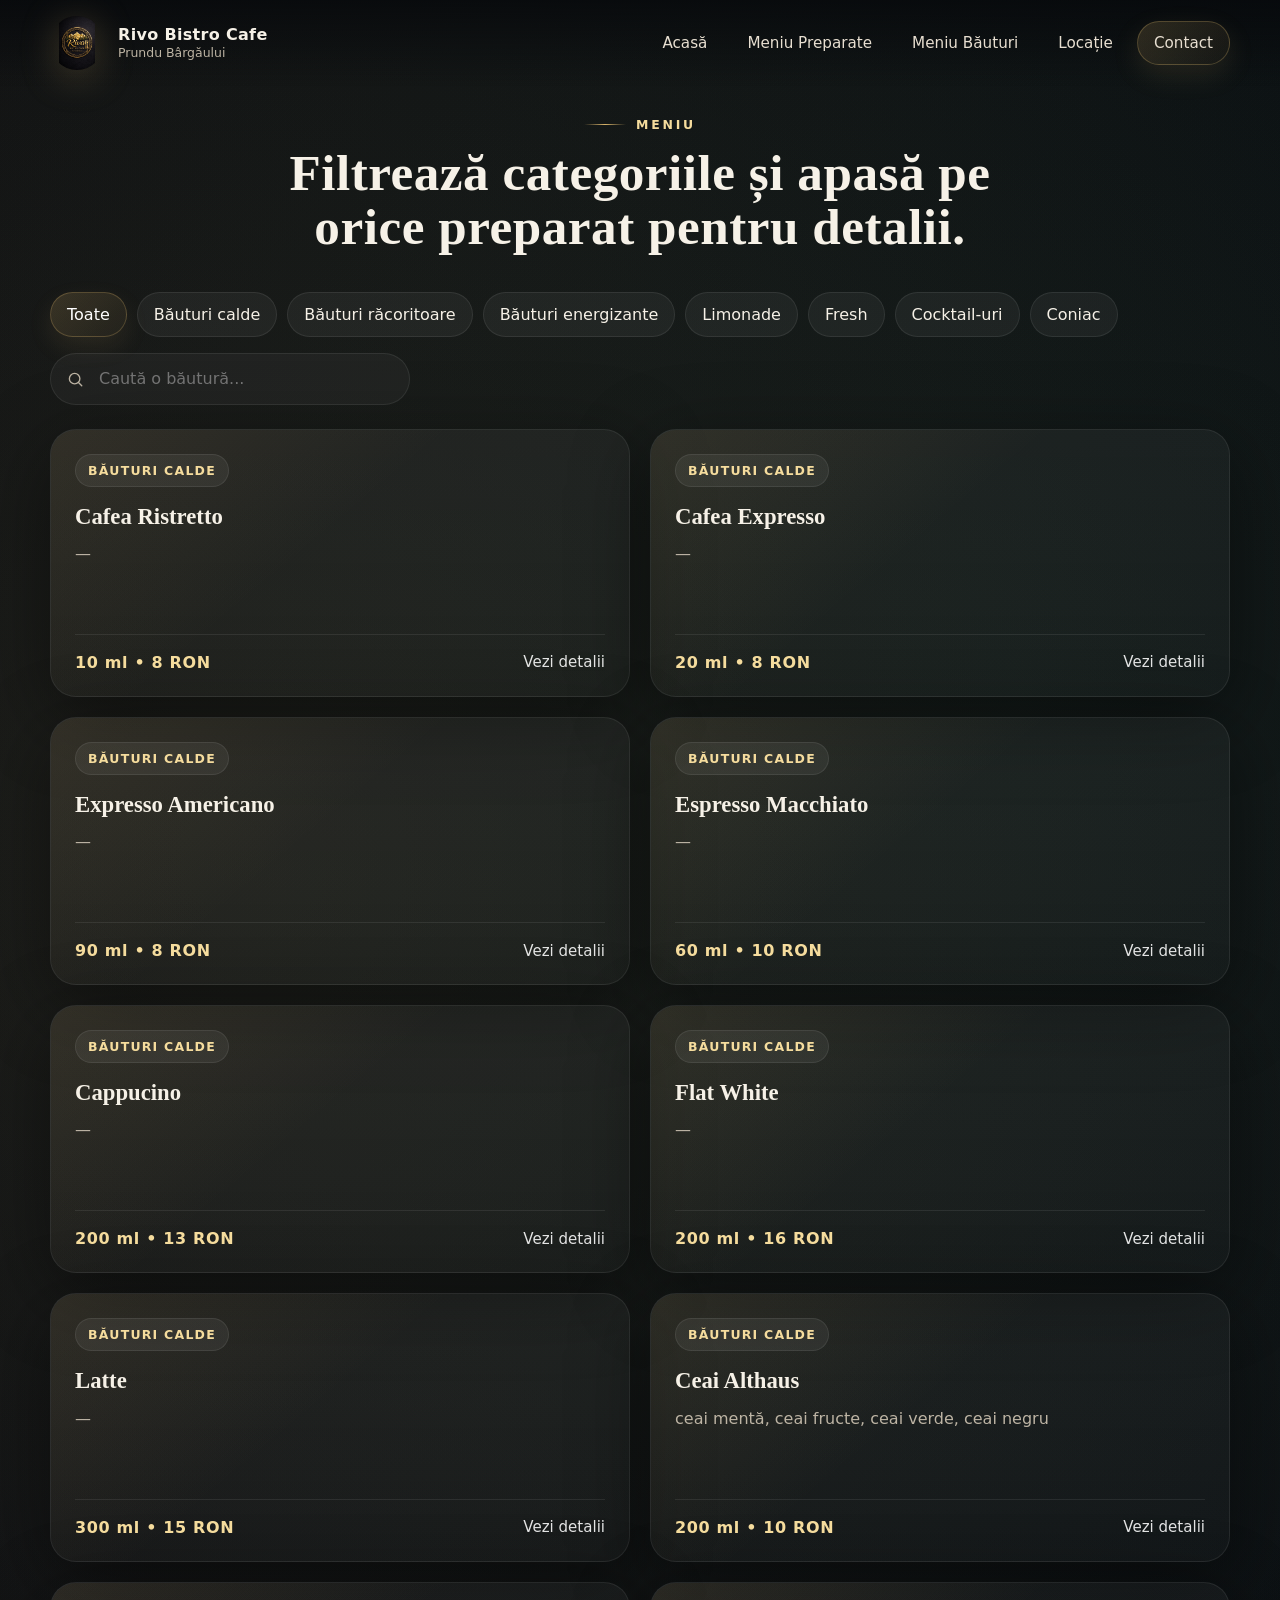
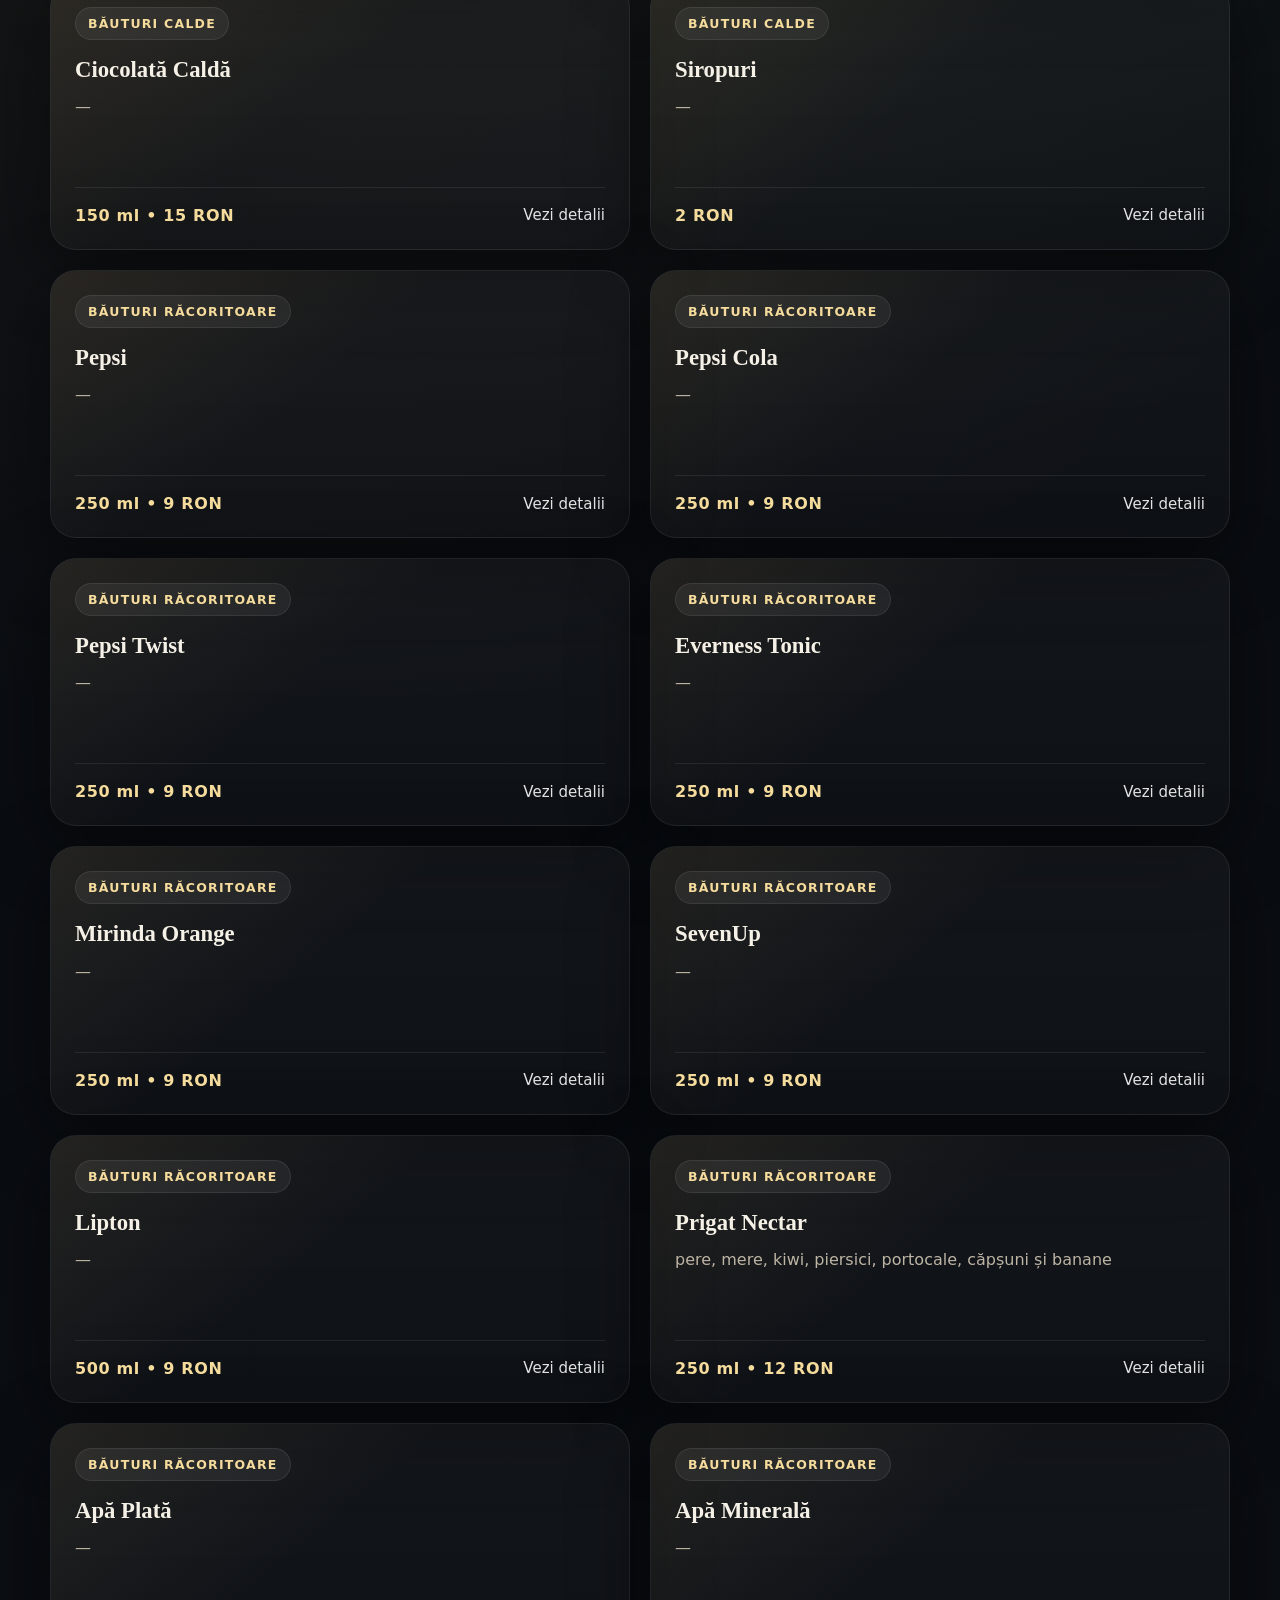
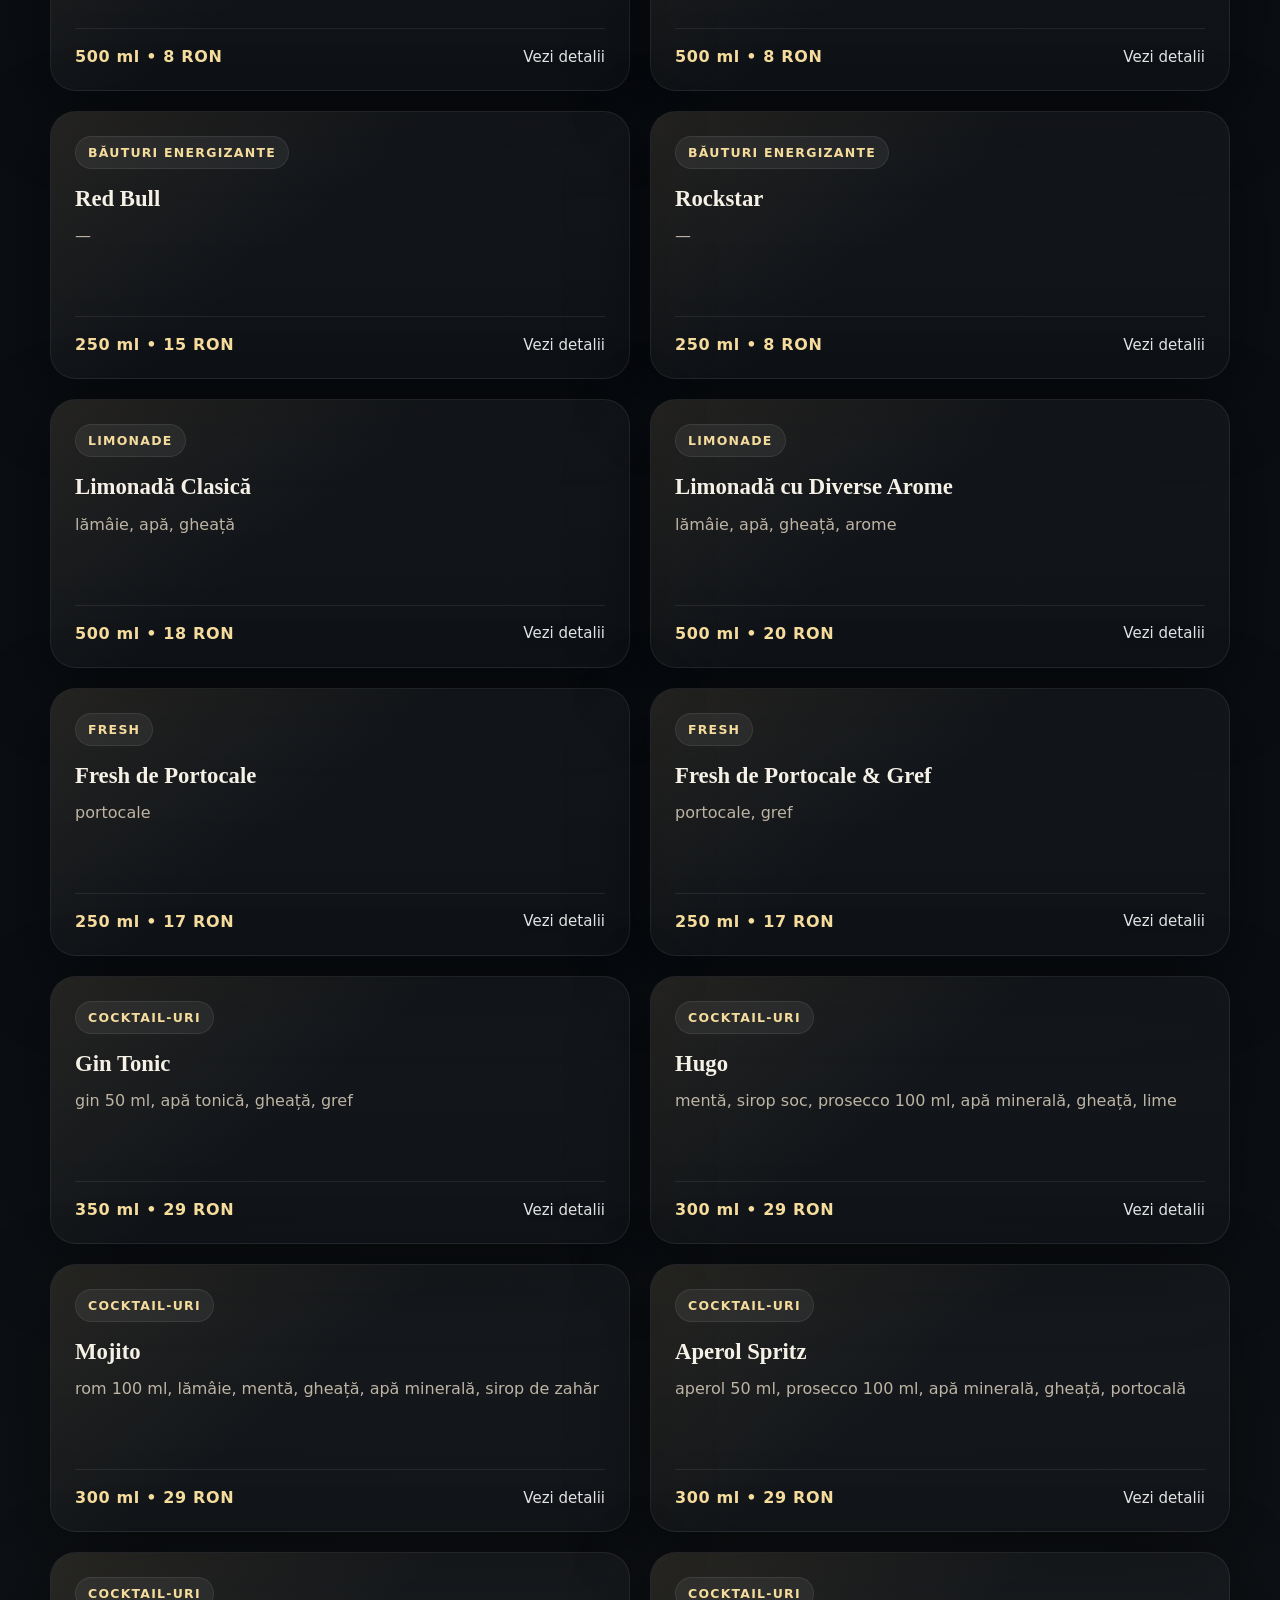
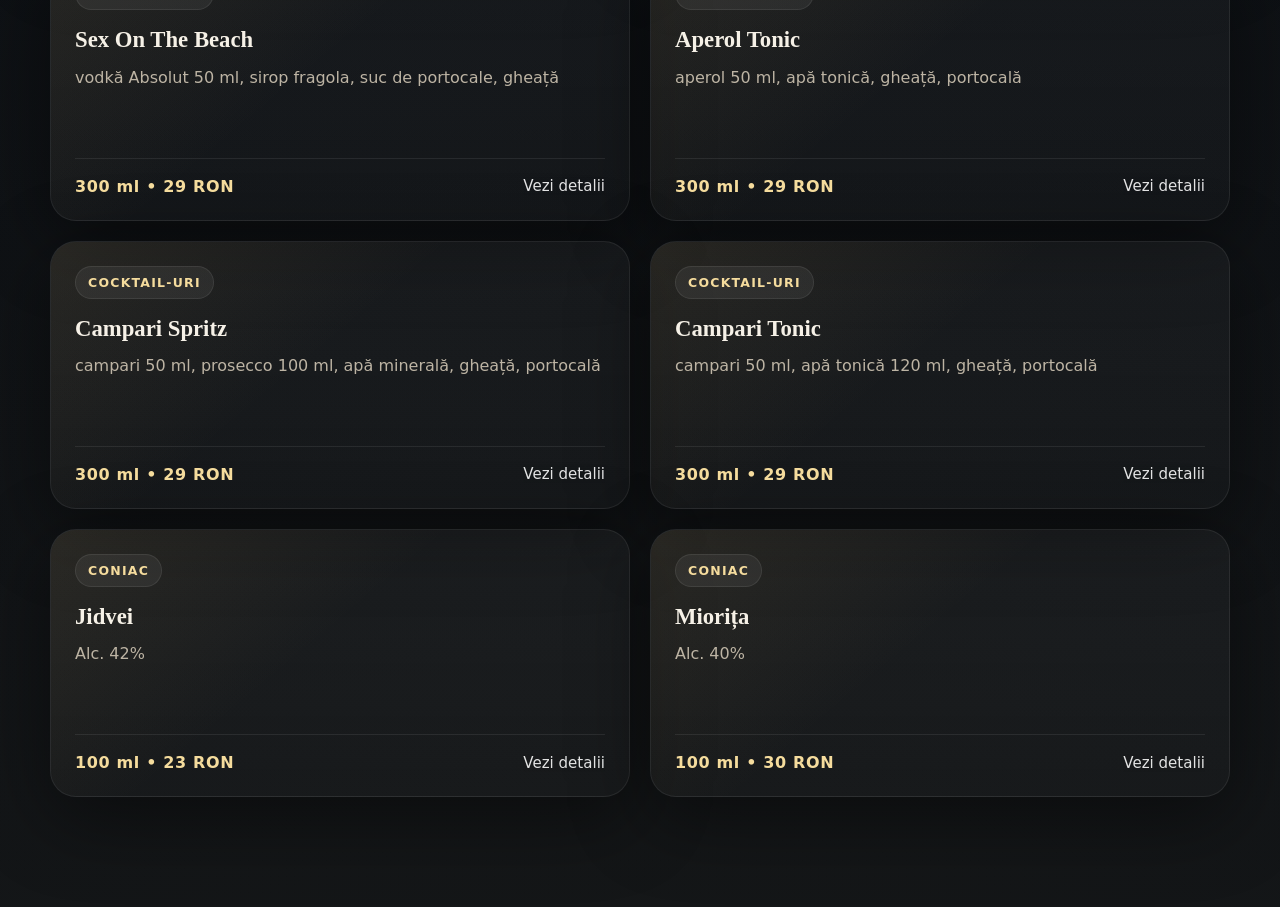
<file: drinks-menu.html>
<!DOCTYPE html>
<html lang="ro">
<head>
  <meta charset="UTF-8" />
  <meta name="viewport" content="width=device-width, initial-scale=1.0" />
  <title>Meniu Băuturi | Rivo Bistro Cafe</title>
  <link rel="stylesheet" href="style.css" />
</head>
<body>

    <header id="header">
        <div class="nav">
          <a href="#home" class="brand">
            <img src="Logo.png" alt="Rivo Bistro Cafe" />
            <div class="brand-text">
              <strong>Rivo Bistro Cafe</strong>
              <span>Prundu Bârgăului</span>
            </div>
          </a>
    
          <button class="menu-toggle" id="menuToggle" aria-label="Deschide meniul" type="button">
            <span></span><span></span><span></span>
          </button>
    
          <nav class="nav-links" id="navLinks">
            <a href="index.html">Acasă</a>
            <a href="food-menu.html">Meniu Preparate</a>
            <a href="drinks-menu.html">Meniu Băuturi</a>
            <a href="index.html#locatie">Locație</a>
            <a href="index.html#contact" class="cta">Contact</a>
          </nav>
        </div>
      </header>

  <main>
    <section class="section" id="drinks_menu">
      <div class="container">
        <div class="section-head">
          <span class="eyebrow">Meniu</span>
          <h2>Filtrează categoriile și apasă pe orice preparat pentru detalii.</h2>
        </div>

        <div class="menu-toolbar">
          <div class="filters" id="filters"></div>

          <label class="search" for="searchInput">
            <svg viewBox="0 0 24 24" fill="none" aria-hidden="true">
              <path
                d="M21 21l-4.35-4.35m1.85-5.15a7 7 0 11-14 0 7 7 0 0114 0z"
                stroke="currentColor"
                stroke-width="1.8"
                stroke-linecap="round"
              />
            </svg>
            <input id="searchInput" type="search" placeholder="Caută o băutură..." />
          </label>
        </div>

        <div class="menu-grid" id="drinksMenuGrid"></div>
      </div>
    </section>
  </main>

  <div class="overlay" id="menuOverlay" aria-hidden="true">
    <div class="modal">
      <button class="close" id="closeMenuOverlay" aria-label="Închide" type="button">✕</button>
      <div id="modalContent"></div>
    </div>
  </div>

  <script src="drinks-menu.js"></script>
</body>
</html>
</file>
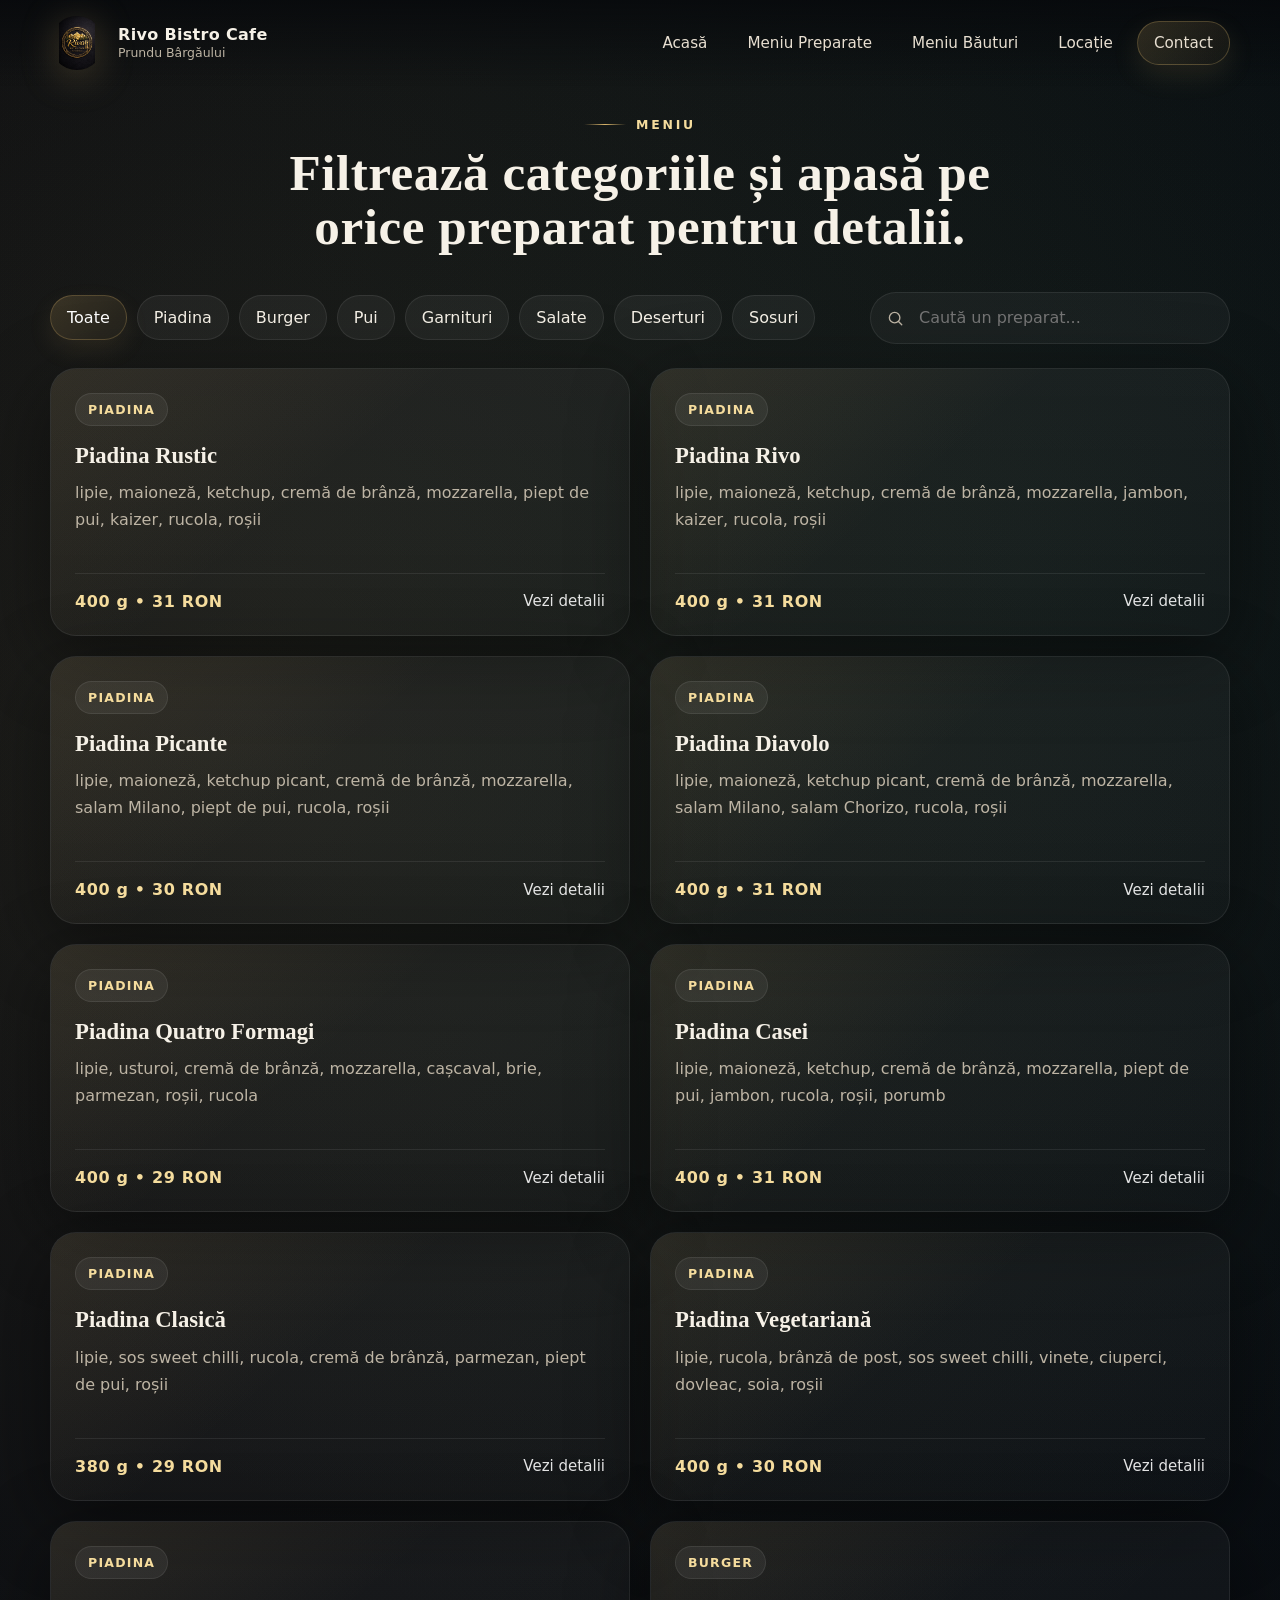
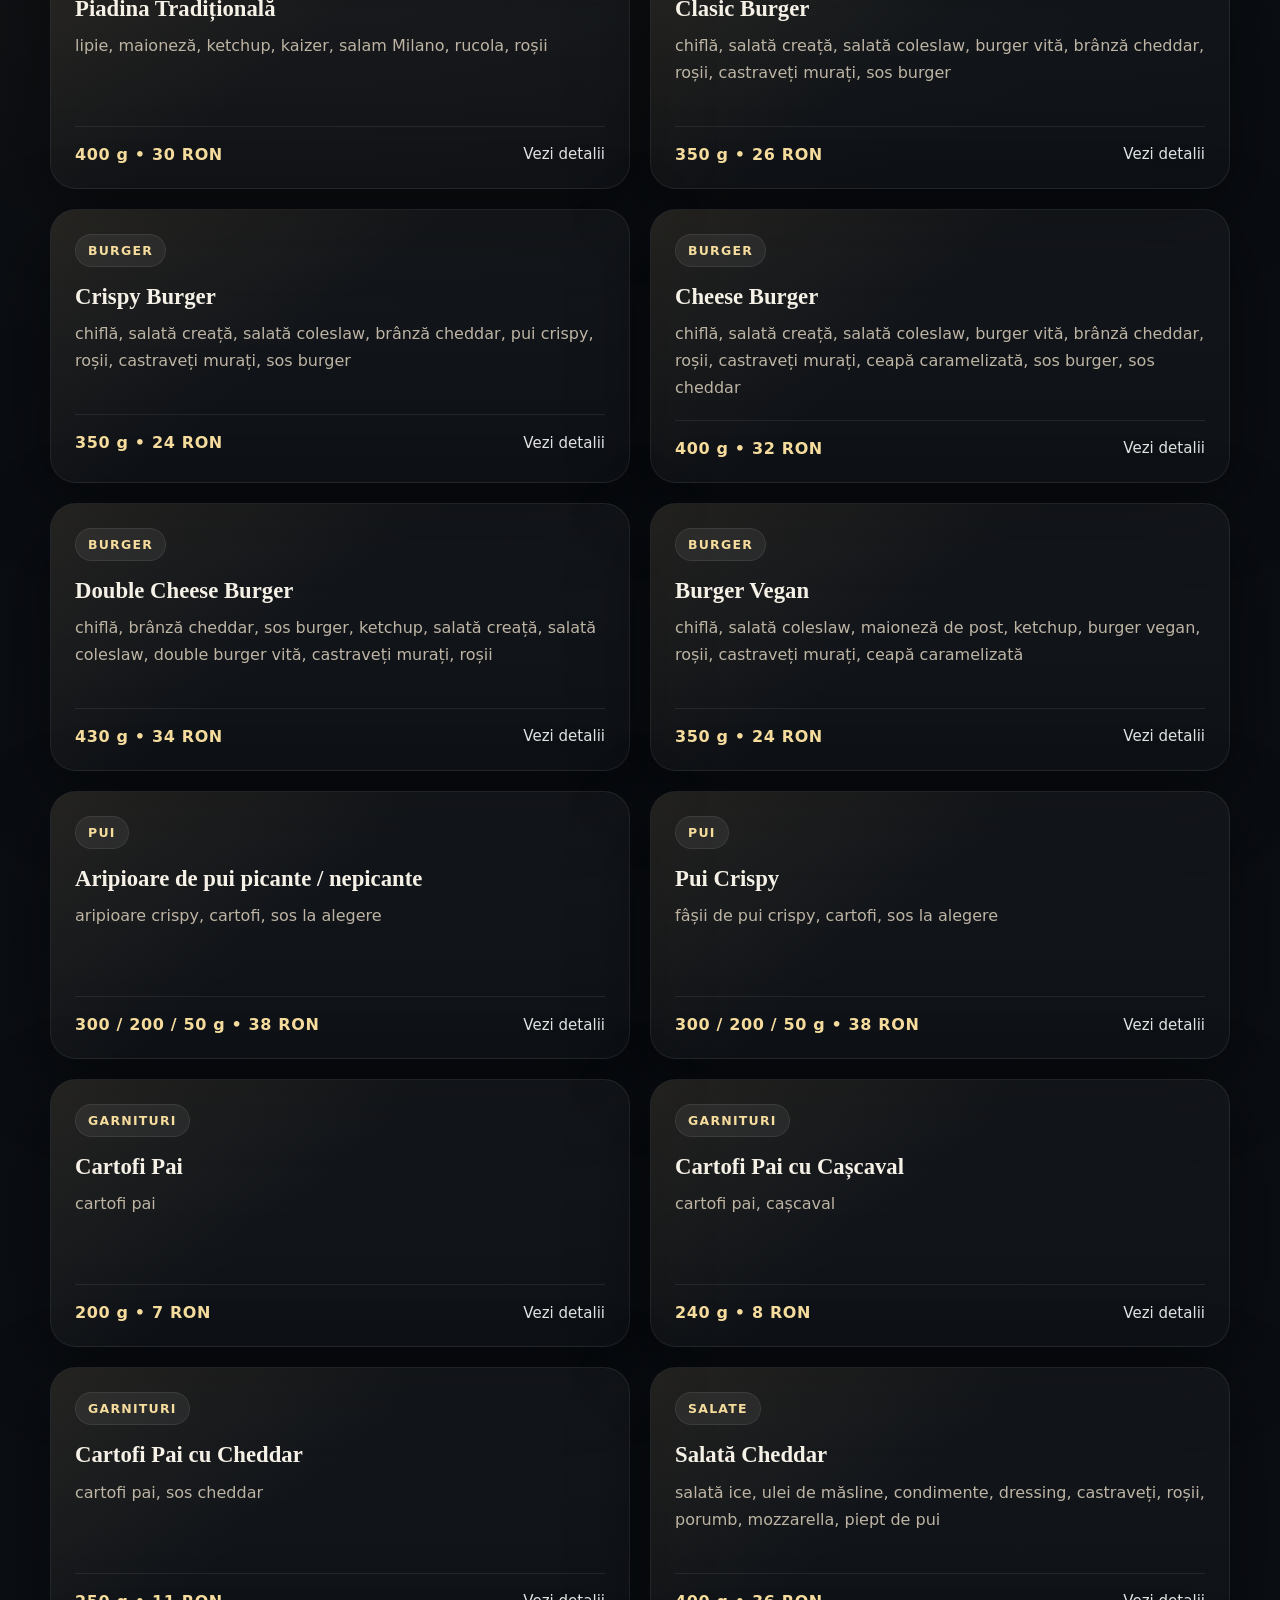
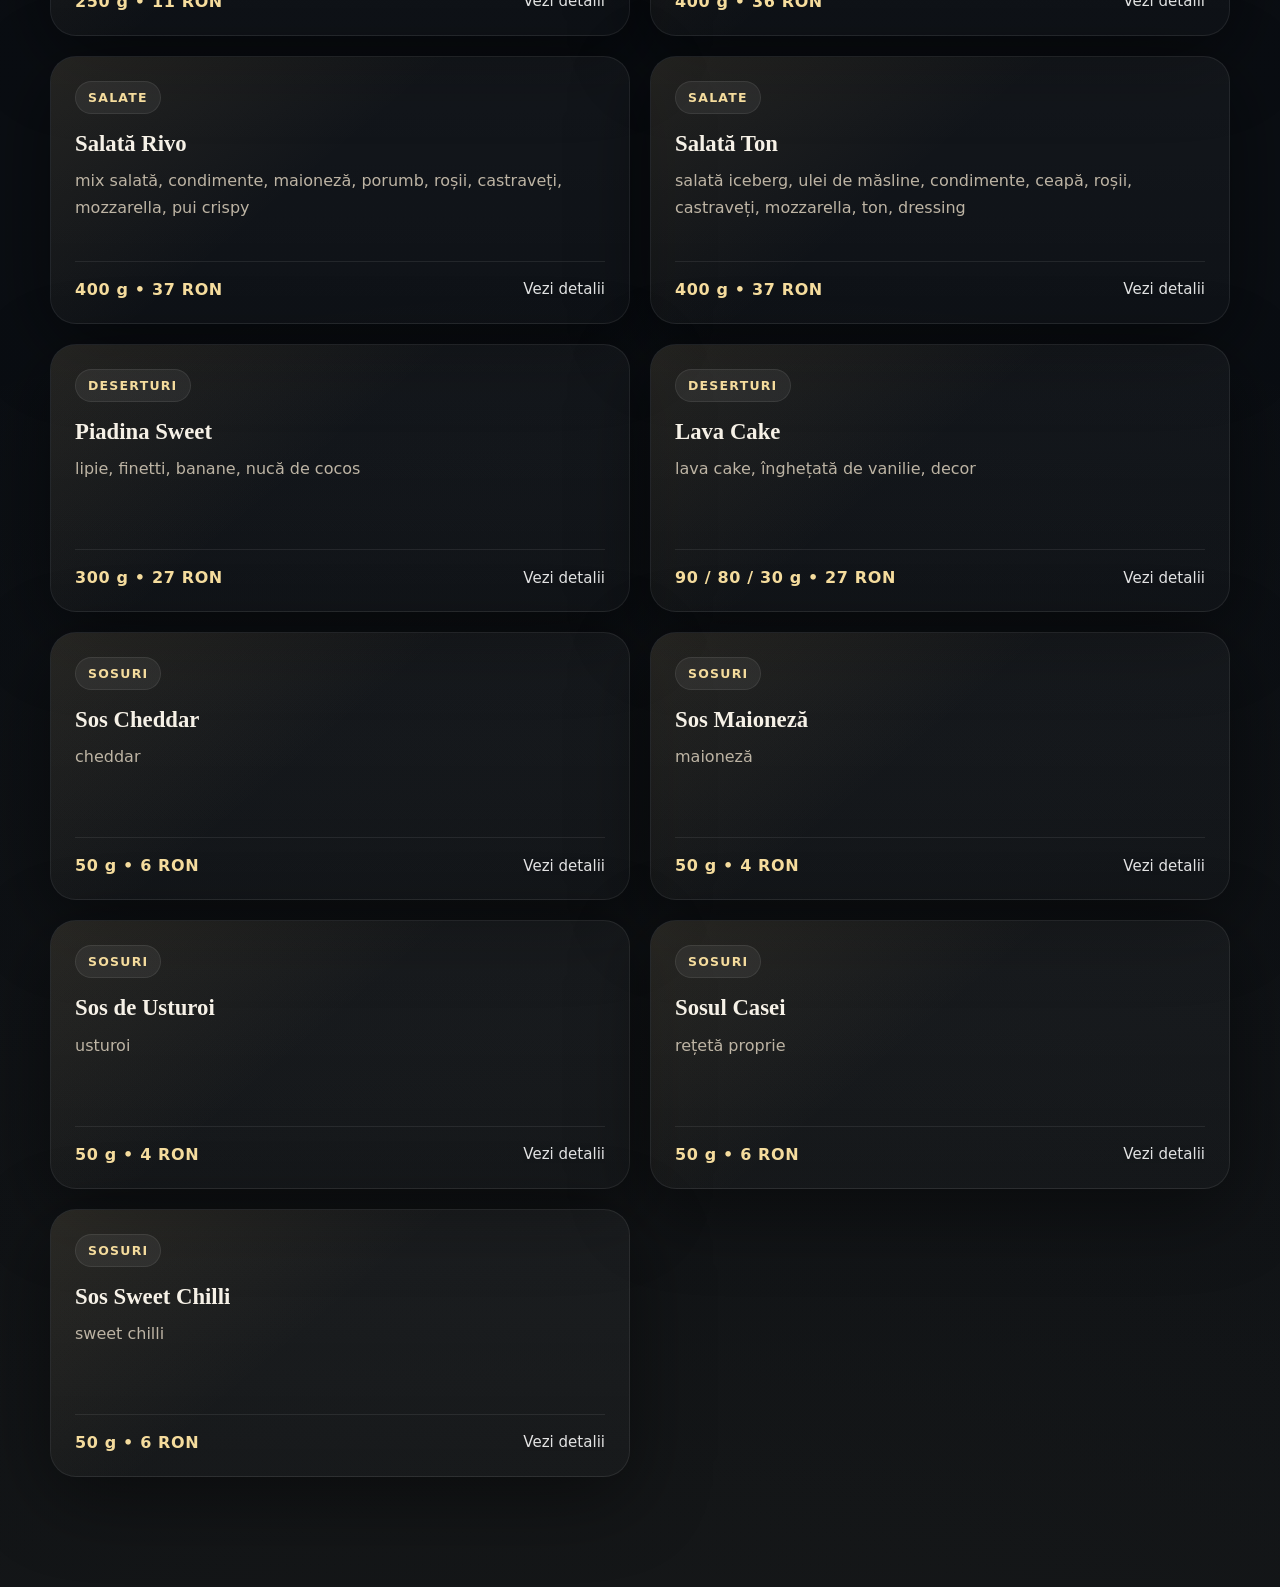
<file: food-menu.html>
<!DOCTYPE html>
<html lang="ro">
<head>
  <meta charset="UTF-8" />
  <meta name="viewport" content="width=device-width, initial-scale=1.0" />
  <title>Meniu Preparate | Rivo Bistro Cafe</title>
  <link rel="stylesheet" href="style.css" />
</head>
<body>

    <header id="header">
        <div class="nav">
          <a href="#home" class="brand">
            <img src="Logo.png" alt="Rivo Bistro Cafe" />
            <div class="brand-text">
              <strong>Rivo Bistro Cafe</strong>
              <span>Prundu Bârgăului</span>
            </div>
          </a>
    
          <button class="menu-toggle" id="menuToggle" aria-label="Deschide meniul" type="button">
            <span></span><span></span><span></span>
          </button>
    
          <nav class="nav-links" id="navLinks">
            <a href="index.html">Acasă</a>
            <a href="food-menu.html">Meniu Preparate</a>
            <a href="drinks-menu.html">Meniu Băuturi</a>
            <a href="index.html#locatie">Locație</a>
            <a href="index.html#contact" class="cta">Contact</a>
          </nav>
        </div>
      </header>

  <main>
    <section class="section" id="food_menu">
      <div class="container">
        <div class="section-head">
          <span class="eyebrow">Meniu</span>
          <h2>Filtrează categoriile și apasă pe orice preparat pentru detalii.</h2>
        </div>

        <div class="menu-toolbar">
          <div class="filters" id="filters"></div>

          <label class="search" for="searchInput">
            <svg viewBox="0 0 24 24" fill="none" aria-hidden="true">
              <path
                d="M21 21l-4.35-4.35m1.85-5.15a7 7 0 11-14 0 7 7 0 0114 0z"
                stroke="currentColor"
                stroke-width="1.8"
                stroke-linecap="round"
              />
            </svg>
            <input id="searchInput" type="search" placeholder="Caută un preparat..." />
          </label>
        </div>

        <div class="menu-grid" id="foodMenuGrid"></div>
    </section>
  </main>

  <div class="overlay" id="menuOverlay" aria-hidden="true">
    <div class="modal">
      <button class="close" id="closeMenuOverlay" aria-label="Închide" type="button">✕</button>
      <div id="modalContent"></div>
    </div>
  </div>

  <script src="food-menu.js"></script>
</body>
</html>
</file>
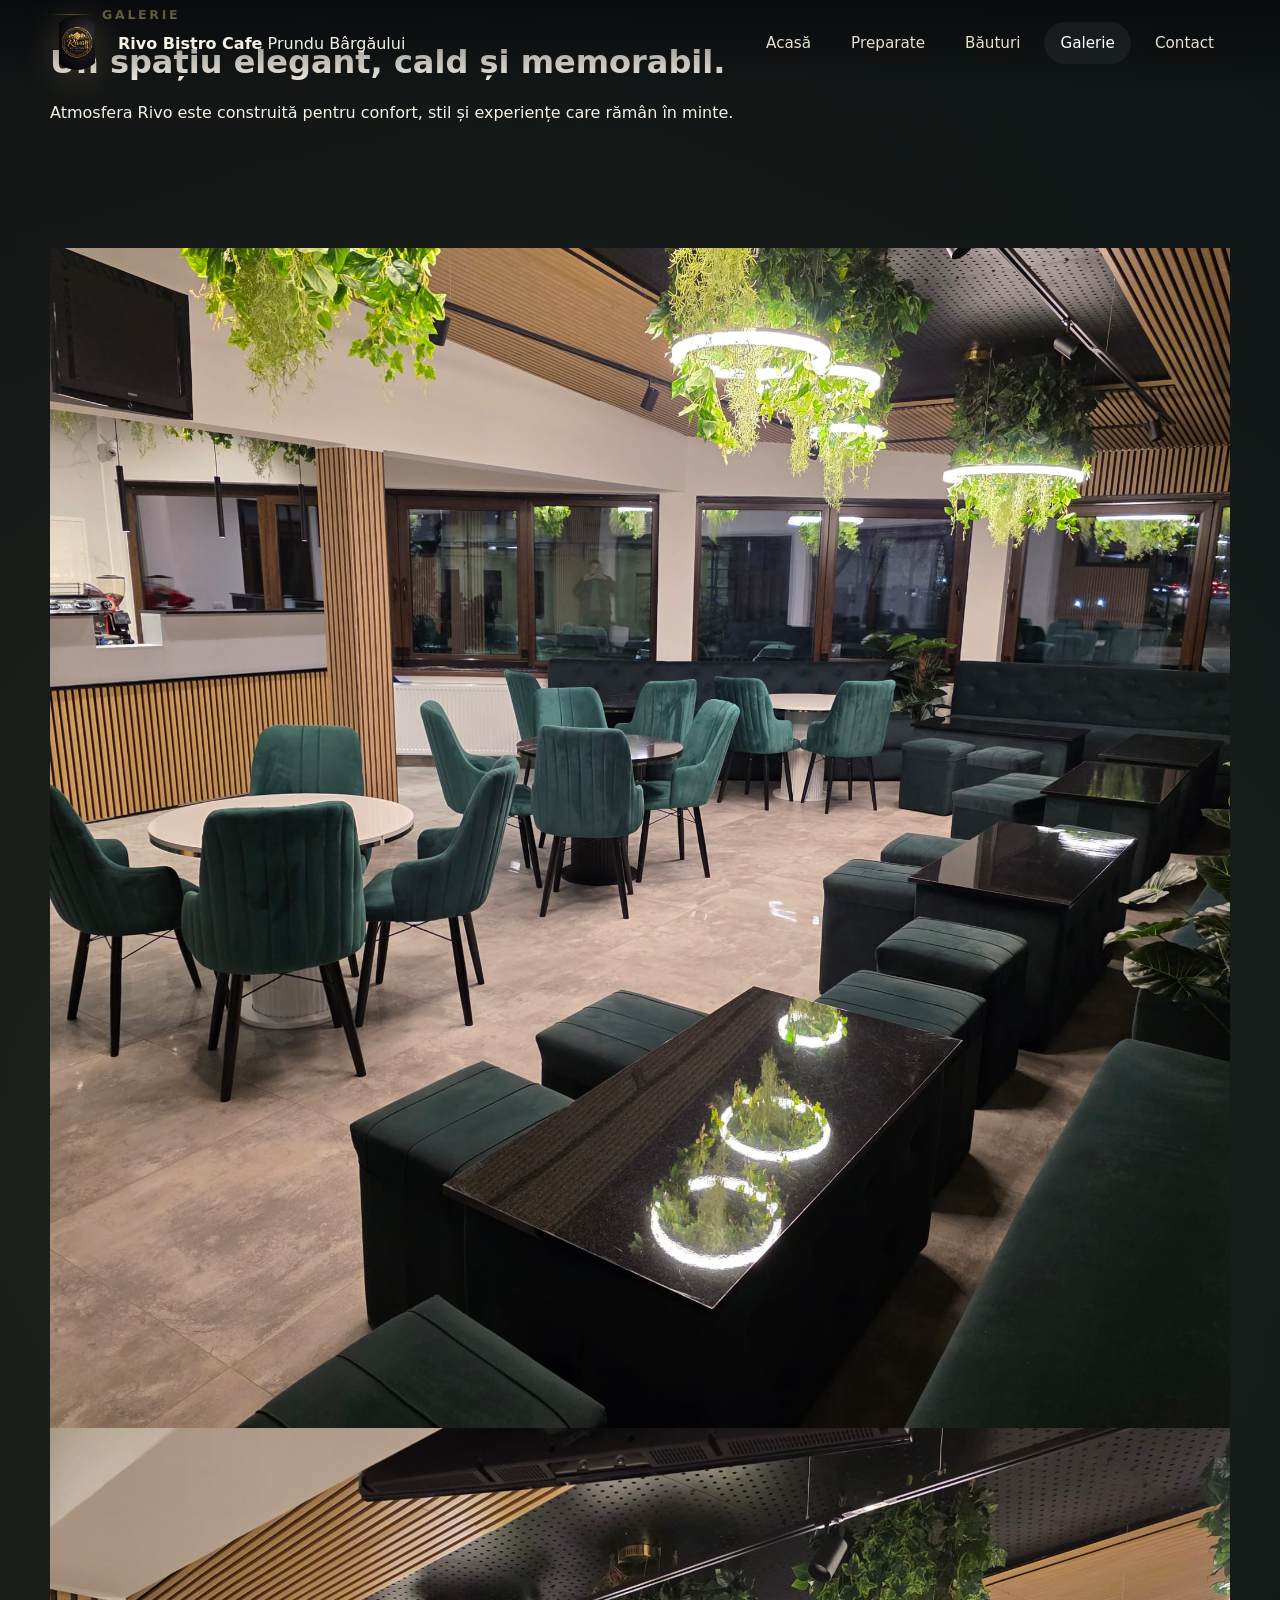
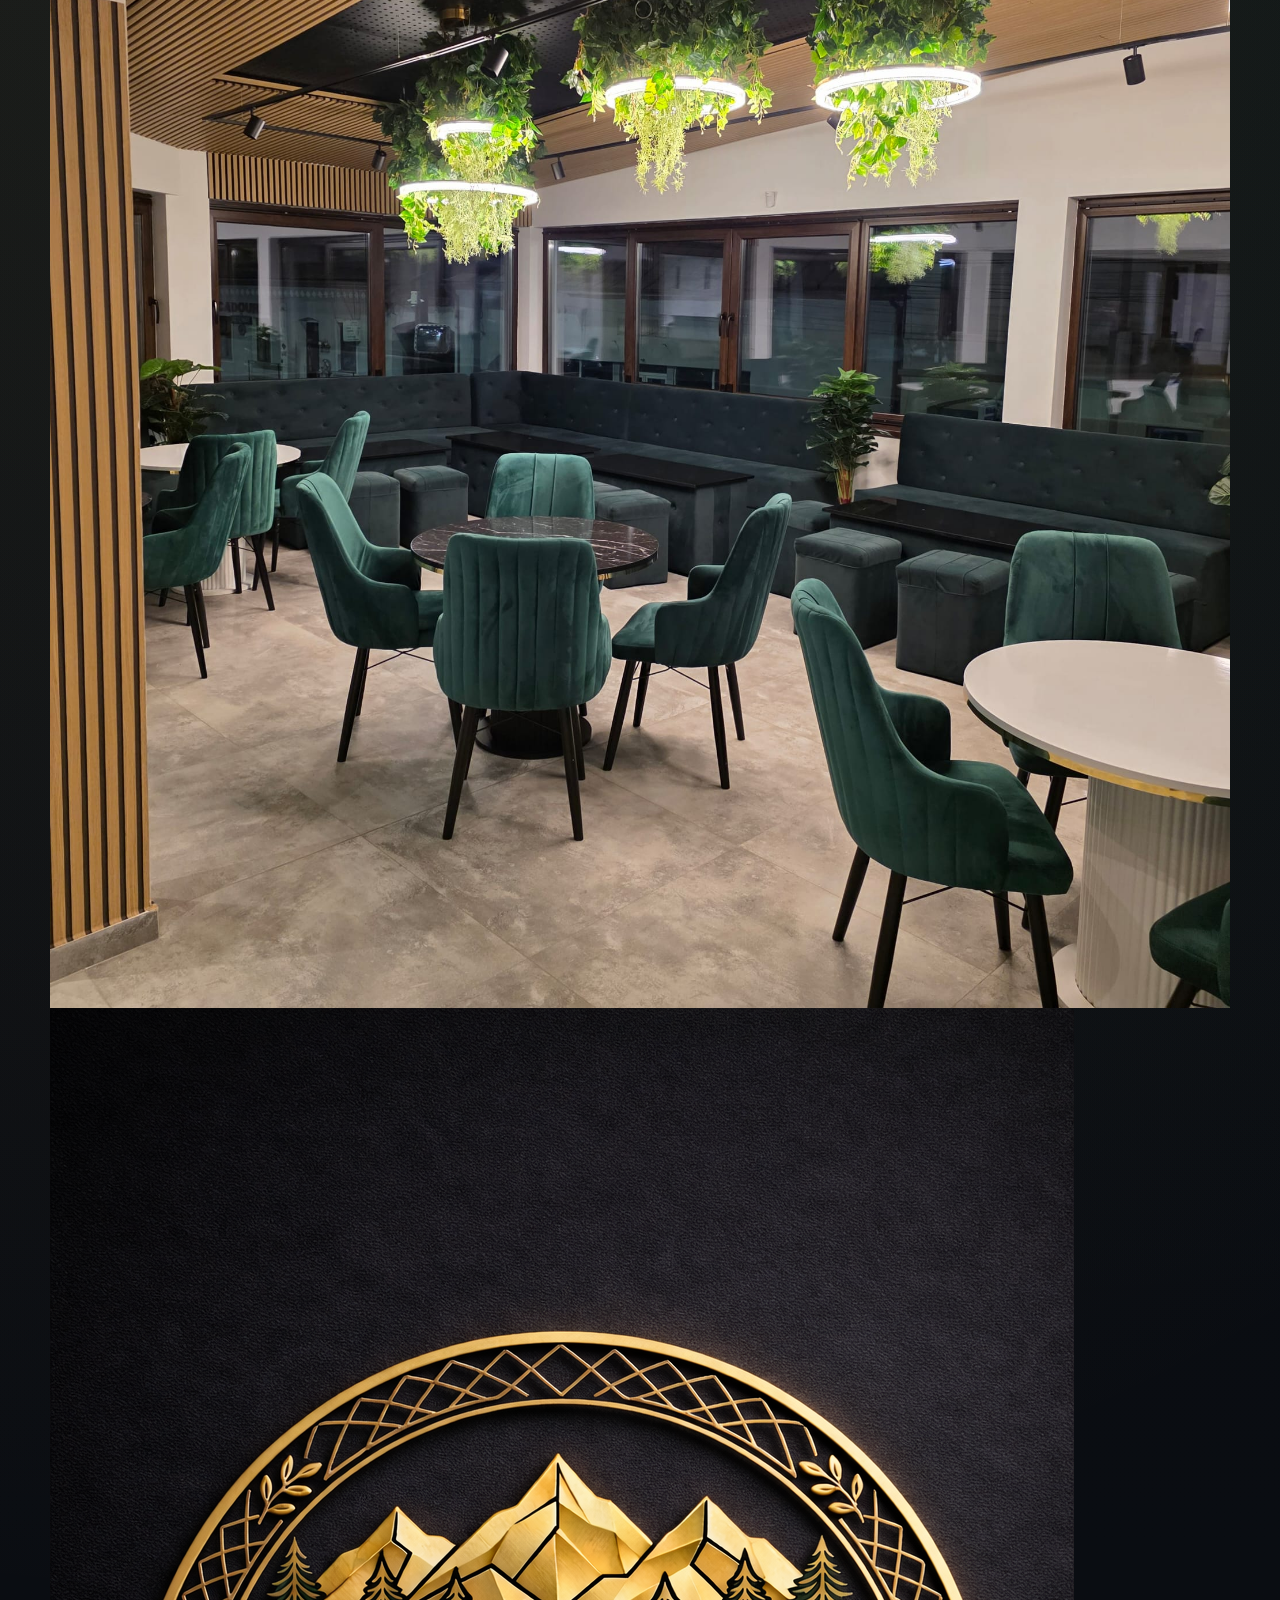
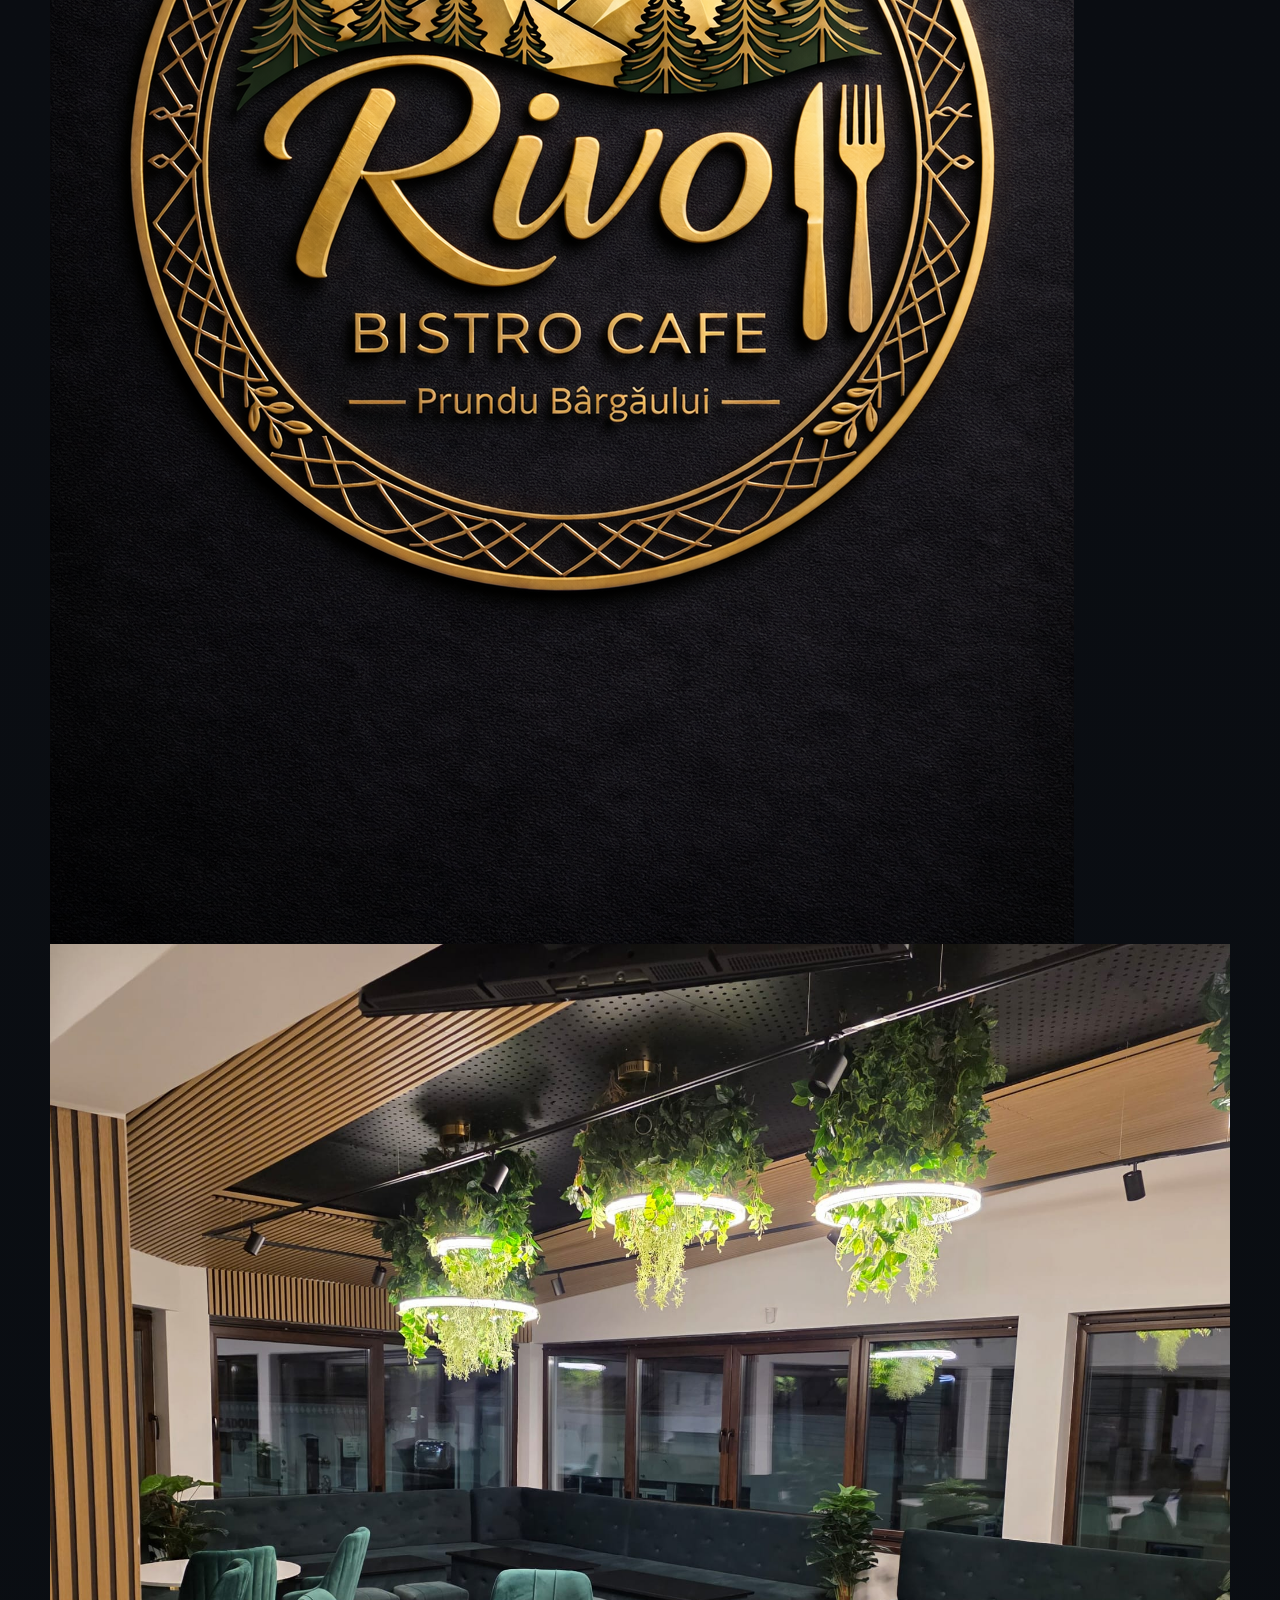
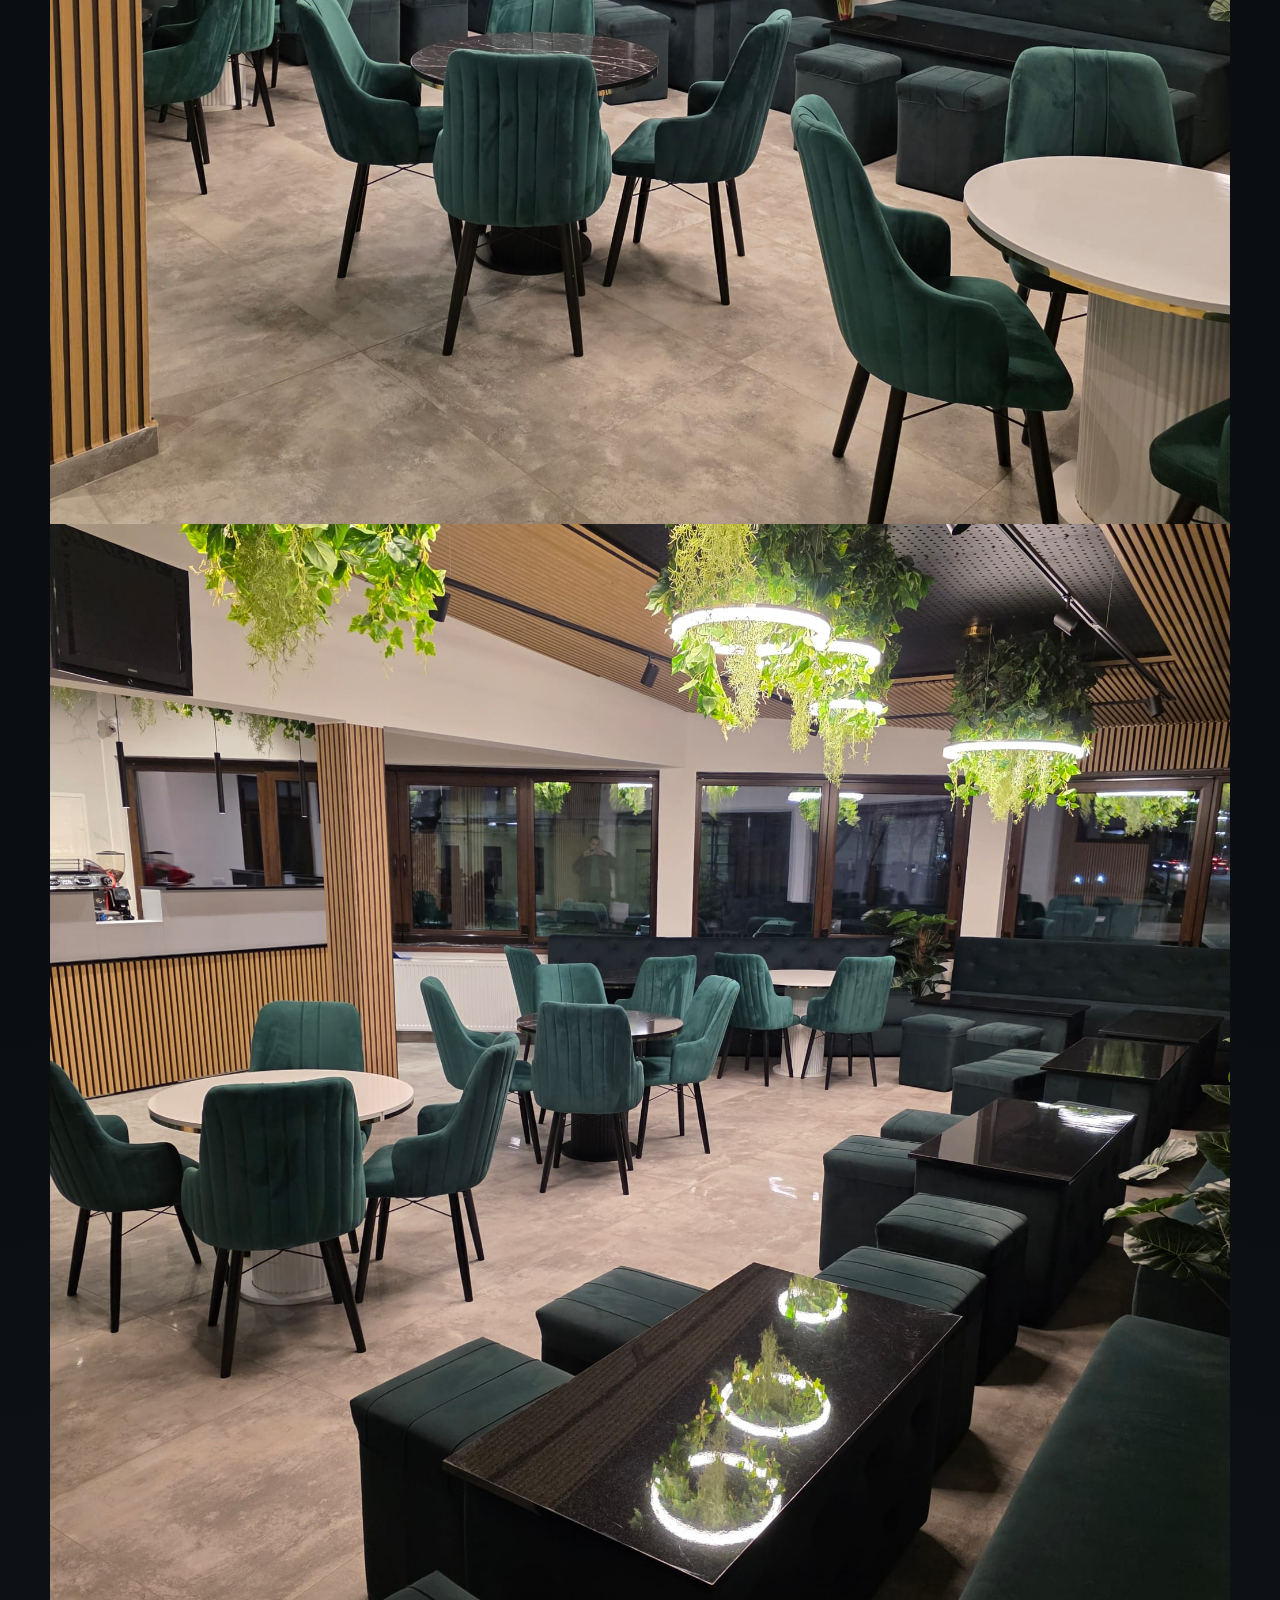
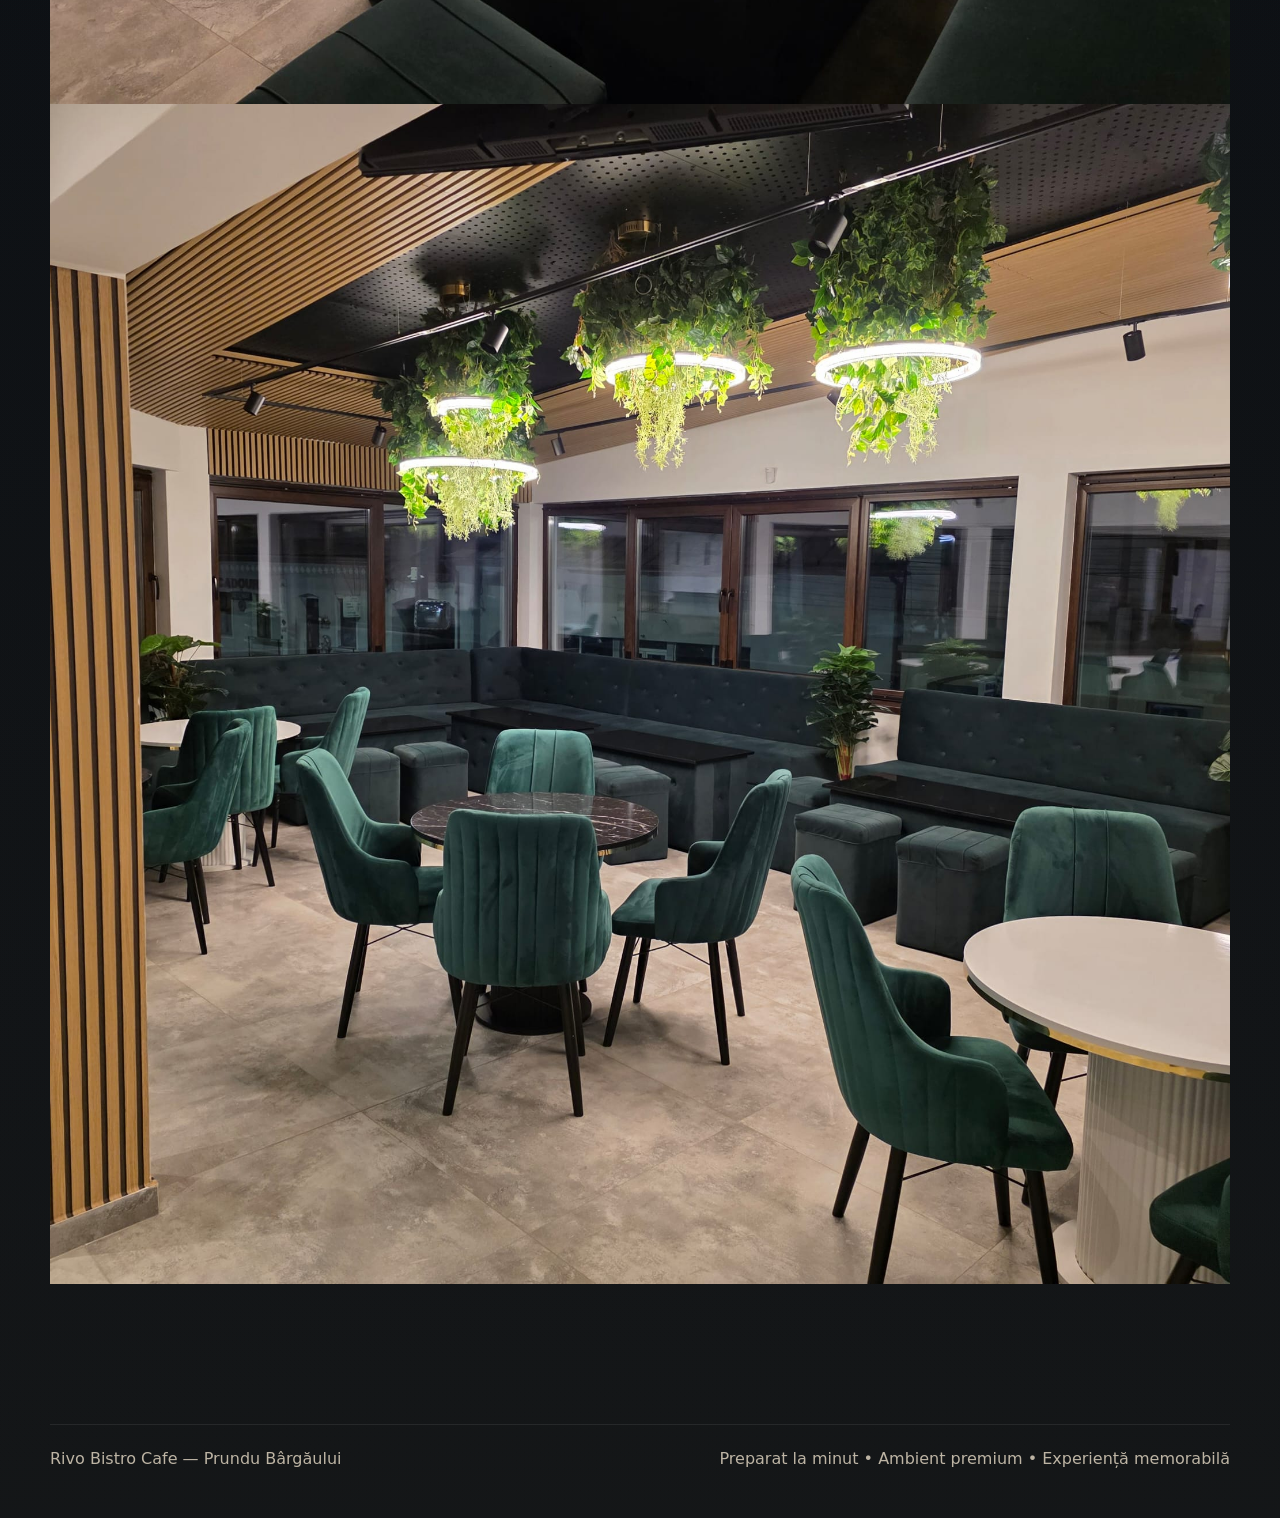
<file: gallery.html>
<!DOCTYPE html>
<html lang="ro">
<head>
  <meta charset="UTF-8" />
  <meta name="viewport" content="width=device-width, initial-scale=1.0" />
  <title>Galerie | Rivo Bistro Cafe</title>
  <meta name="description" content="Galerie foto Rivo Bistro Cafe." />
  <link rel="stylesheet" href="style.css" />
</head>
<body>
  <header class="site-header">
    <div class="container nav">
      <a href="index.html" class="brand">
        <img src="Logo.png" alt="Rivo Bistro Cafe" />
        <div>
          <strong>Rivo Bistro Cafe</strong>
          <span>Prundu Bârgăului</span>
        </div>
      </a>

      <nav class="nav-links">
        <a href="index.html">Acasă</a>
        <a href="food-menu.html">Preparate</a>
        <a href="drinks-menu.html">Băuturi</a>
        <a href="gallery.html" class="active">Galerie</a>
        <a href="contact.html" class="nav-cta">Contact</a>
      </nav>
    </div>
  </header>

  <main class="page-hero">
    <div class="container narrow">
      <span class="eyebrow">Galerie</span>
      <h1>Un spațiu elegant, cald și memorabil.</h1>
      <p>Atmosfera Rivo este construită pentru confort, stil și experiențe care rămân în minte.</p>
    </div>
  </main>

  <section class="section">
    <div class="container">
      <div class="gallery-grid-page">
        <img src="Restaurant1.jpeg" alt="Zona lounge Rivo" />
        <img src="Restaurant2.jpeg" alt="Interior principal Rivo" />
        <img src="Logo.png" alt="Logo Rivo" class="logo-box" />
        <img src="Restaurant2.jpeg" alt="Atmosferă Rivo" />
        <img src="Restaurant1.jpeg" alt="Decor Rivo" />
        <img src="Restaurant2.jpeg" alt="Cadru interior Rivo" />
      </div>
    </div>
  </section>

  <footer class="site-footer">
    <div class="container footer-wrap">
      <span>Rivo Bistro Cafe — Prundu Bârgăului</span>
      <span>Preparat la minut • Ambient premium • Experiență memorabilă</span>
    </div>
  </footer>
</body>
</html>
</file>
<file: style.css>
:root{
  --bg:#090b0f;
  --bg-2:#0f1419;
  --card:rgba(20,24,31,.65);
  --card-2:rgba(255,255,255,.05);
  --text:#f6f1e7;
  --muted:#bdb4a4;
  --gold:#d8b36a;
  --gold-2:#f5dc9d;
  --gold-3:#8f6b2c;
  --green:#10241f;
  --emerald:#1d5b4a;
  --line:rgba(255,255,255,.09);
  --shadow:0 20px 80px rgba(0,0,0,.45);
  --radius:24px;
  --container:min(1180px, calc(100vw - 32px));
  --ease:cubic-bezier(.2,.8,.2,1);
}

*{box-sizing:border-box}
html, body {
  overflow-x: hidden;
}
html{scroll-behavior:smooth}
body{
  margin:0;
  font-family:Inter, ui-sans-serif, system-ui, -apple-system, BlinkMacSystemFont, "Segoe UI", sans-serif;
  color:var(--text);
  background:
    radial-gradient(circle at 20% 15%, rgba(216,179,106,.10), transparent 30%),
    radial-gradient(circle at 80% 12%, rgba(29,91,74,.12), transparent 28%),
    radial-gradient(circle at 50% 120%, rgba(216,179,106,.08), transparent 40%),
    linear-gradient(180deg, #090b0f 0%, #0a0d12 40%, #0b0f14 100%);
  overflow-x:hidden;
}

a{color:inherit;text-decoration:none}
img{display:block;max-width:100%}
button,input{font:inherit}

.container{width:var(--container);margin:0 auto}
.section{padding:110px 0;position:relative}
.eyebrow{
  display:inline-flex;align-items:center;gap:10px;
  letter-spacing:.22em;text-transform:uppercase;
  color:var(--gold-2);font-size:.78rem;font-weight:700;
}
.eyebrow::before{
  content:"";width:42px;height:1px;
  background:linear-gradient(90deg, transparent, var(--gold), transparent);
}
.section-head{
  max-width:760px;margin:0 auto 38px;text-align:center;
}
.section-head h2{
  margin:14px 0 12px;
  font-size:clamp(2rem, 4vw, 4rem);
  line-height:1.05;
  font-family:Georgia, "Times New Roman", serif;
  font-weight:700;
  letter-spacing:.01em;
}
.section-head p{
  margin:0;color:var(--muted);font-size:1.04rem;line-height:1.8;
}

#particles{
  position:fixed;inset:0;z-index:0;pointer-events:none;opacity:.9;
}

.noise{
  position:fixed;inset:0;pointer-events:none;z-index:1;opacity:.06;
  background-image:
    radial-gradient(circle at 20% 20%, rgba(255,255,255,.18) 0 1px, transparent 1px),
    radial-gradient(circle at 80% 80%, rgba(255,255,255,.18) 0 1px, transparent 1px);
  background-size:18px 18px, 24px 24px;
  mix-blend-mode:soft-light;
}

.glow{
  position:fixed;inset:auto;pointer-events:none;z-index:1;filter:blur(60px);
  border-radius:50%;
  opacity:.28;
  animation:floatGlow 12s ease-in-out infinite;
}
.glow.g1{width:360px;height:360px;background:rgba(216,179,106,.22);top:60px;left:-60px}
.glow.g2{width:300px;height:300px;background:rgba(35,122,94,.20);top:180px;right:-40px;animation-delay:-5s}
.glow.g3{width:420px;height:420px;background:rgba(216,179,106,.12);bottom:-120px;left:40%}
@keyframes floatGlow{
  0%,100%{transform:translate3d(0,0,0) scale(1)}
  50%{transform:translate3d(0,-24px,0) scale(1.08)}
}

/* INTRO */
#intro{
  position:fixed;inset:0;z-index:9999;
  display:grid;place-items:center;
  background:
    radial-gradient(circle at 50% 40%, rgba(216,179,106,.16), transparent 28%),
    linear-gradient(180deg, rgba(6,8,11,.98), rgba(8,10,13,.98));
  transition:opacity .75s ease, visibility .75s ease;
  overflow:hidden;
}
#intro.hidden{opacity:0;visibility:hidden}
.intro-ring{
  position:absolute;width:56vmin;height:56vmin;border-radius:50%;
  border:1px solid rgba(216,179,106,.18);
  box-shadow:0 0 0 1px rgba(255,255,255,.03) inset, 0 0 80px rgba(216,179,106,.12);
  animation:ringPulse 2.2s ease-in-out infinite;
}
.intro-ring::before,.intro-ring::after{
  content:"";position:absolute;inset:14%;border-radius:50%;
  border:1px solid rgba(216,179,106,.14)
}
.intro-ring::after{inset:28%;border-color:rgba(216,179,106,.08)}
@keyframes ringPulse{
  0%,100%{transform:scale(.98);opacity:.8}
  50%{transform:scale(1.03);opacity:1}
}
.intro-grid{
  position:relative;
  width:min(56vmin, 520px);
  aspect-ratio:1;
  display:grid;
  grid-template-columns:repeat(9,1fr);
  gap:7px;
  transform-style:preserve-3d;
  perspective:1200px;
  z-index:2;
}
.cube{
  position:relative;
  border-radius:10px;
  background-image:url('Logo.png');
  background-size:900% 900%;
  background-position:var(--bx) var(--by);
  box-shadow:
    0 8px 28px rgba(0,0,0,.35),
    0 0 0 1px rgba(255,255,255,.06) inset,
    0 0 22px rgba(216,179,106,.16);
  transform:
    translate3d(var(--sx), var(--sy), var(--sz))
    rotateX(var(--rx)) rotateY(var(--ry))
    scale(.5);
  opacity:0;
  animation:cubeAssemble 1.35s var(--delay) var(--ease) forwards;
}
.cube::after{
  content:"";
  position:absolute;inset:0;border-radius:10px;
  background:linear-gradient(135deg, rgba(255,255,255,.18), transparent 45%, rgba(216,179,106,.18));
  mix-blend-mode:screen;
}
@keyframes cubeAssemble{
  0%{
    transform:
      translate3d(var(--sx), var(--sy), var(--sz))
      rotateX(var(--rx)) rotateY(var(--ry))
      scale(.45);
    opacity:0;
    filter:blur(8px);
  }
  60%{
    opacity:1;
    filter:blur(0);
  }
  100%{
    transform:translate3d(0,0,0) rotateX(0deg) rotateY(0deg) scale(1);
    opacity:1;
  }
}
.intro-copy{
  position:absolute;bottom:8vh;left:50%;transform:translateX(-50%);
  width:min(780px, calc(100vw - 32px));text-align:center;z-index:3;
}
.intro-copy h1{
  margin:14px 0 0;
  font-size:clamp(1.5rem, 2.6vw, 2.5rem);
  font-family:Georgia, serif;
  font-weight:600;
  letter-spacing:.02em;
}
.intro-copy p{
  margin:10px auto 0;max-width:650px;color:var(--muted);line-height:1.8
}

/* HEADER */
header{
  position:fixed;top:0;left:0;right:0;z-index:100;
  transition:all .4s ease;
  background:linear-gradient(180deg, rgba(6,8,11,.75), rgba(6,8,11,0));
}
header.scrolled{
  backdrop-filter:blur(18px);
  background:rgba(9,11,15,.72);
  border-bottom:1px solid rgba(255,255,255,.06);
  box-shadow:0 8px 40px rgba(0,0,0,.22);
}
.nav{
  width:var(--container);margin:0 auto;
  display:flex;align-items:center;justify-content:space-between;
  padding:16px 0;
}
.brand{
  display:flex;align-items:center;gap:14px;
}
.brand img{
  width:54px;height:54px;object-fit:contain;
  filter:drop-shadow(0 6px 18px rgba(216,179,106,.25));
  border-radius:50%;
}
.brand-text{
  display:flex;flex-direction:column;line-height:1.1
}
.brand-text strong{font-size:1rem;letter-spacing:.02em}
.brand-text span{font-size:.78rem;color:var(--muted);margin-top:3px}

.menu-toggle{
  display:none;background:none;border:none;color:var(--text);padding:0;cursor:pointer
}
.menu-toggle span{
  display:block;width:26px;height:2px;background:var(--text);margin:5px 0;border-radius:999px;transition:.3s
}

.nav-links{
  display:flex;align-items:center;gap:8px;flex-wrap:wrap;
}
.nav-links a{
  position:relative;padding:12px 16px;border-radius:999px;
  color:#e8dfd1;font-size:.95rem;
  transition:all .25s ease;
}
.nav-links a:hover,.nav-links a.active{
  color:#fff;background:rgba(255,255,255,.05)
}
.nav-links .cta{
  background:linear-gradient(135deg, rgba(216,179,106,.18), rgba(216,179,106,.05));
  border:1px solid rgba(216,179,106,.28);
  box-shadow:0 10px 28px rgba(216,179,106,.12);
}

/* HERO */
.hero{
  position:relative;min-height:100svh;display:flex;align-items:center;
  padding:120px 0 80px;z-index:2;overflow:hidden;
}
.hero-bg{
  position:absolute;inset:0;z-index:-2;overflow:hidden;
}
.hero-bg img{
  position:absolute;inset:0;width:100%;height:100%;object-fit:cover;
  filter:brightness(.42) saturate(1.05);
  transform:scale(1.08);
  animation:slowZoom 18s ease-in-out infinite alternate;
}
.hero-bg img.second{
  opacity:.42;mix-blend-mode:screen;
  animation:slowZoom2 24s ease-in-out infinite alternate;
}
@keyframes slowZoom{
  from{transform:scale(1.06) translate3d(0,0,0)}
  to{transform:scale(1.14) translate3d(0,-10px,0)}
}
@keyframes slowZoom2{
  from{transform:scale(1.12) translate3d(-20px,0,0)}
  to{transform:scale(1.2) translate3d(20px,-10px,0)}
}
.hero-overlay{
  position:absolute;inset:0;z-index:-1;
  background:
    linear-gradient(180deg, rgba(7,9,12,.35), rgba(7,9,12,.8) 55%, rgba(7,9,12,.98)),
    radial-gradient(circle at 70% 22%, rgba(216,179,106,.18), transparent 25%),
    radial-gradient(circle at 15% 35%, rgba(29,91,74,.25), transparent 30%);
}
.hero-grid{
  width:var(--container);margin:0 auto;
  display:grid;grid-template-columns:1.05fr .95fr;gap:30px;align-items:center;
}
.hero-card{
  position:relative;
  padding:38px;
  border-radius:32px;
  background:linear-gradient(180deg, rgba(10,12,16,.58), rgba(15,18,24,.72));
  border:1px solid rgba(255,255,255,.08);
  box-shadow:var(--shadow);
  backdrop-filter:blur(14px);
  overflow:hidden;
}
.hero-card::before{
  content:"";
  position:absolute;inset:0;
  background:
    linear-gradient(120deg, transparent 10%, rgba(255,255,255,.06) 30%, transparent 46%),
    radial-gradient(circle at top right, rgba(216,179,106,.18), transparent 32%);
  pointer-events:none;
}
.hero-badge{
  display:inline-flex;align-items:center;gap:10px;
  padding:10px 14px;border-radius:999px;
  background:rgba(255,255,255,.05);
  border:1px solid rgba(255,255,255,.08);
  color:var(--gold-2);
  letter-spacing:.14em;text-transform:uppercase;font-size:.75rem;font-weight:800;
}
.hero-title{
  margin:18px 0 14px;
  font-size:clamp(3.2rem, 8vw, 7rem);
  line-height:.92;
  font-family:Georgia, "Times New Roman", serif;
  font-weight:700;
  text-shadow:0 10px 30px rgba(0,0,0,.32);
}
.hero-title .gold{
  display:block;
  background:linear-gradient(180deg, #fff1ca 0%, #e3bc73 44%, #ab7d36 100%);
  -webkit-background-clip:text;background-clip:text;color:transparent;
  filter:drop-shadow(0 10px 24px rgba(216,179,106,.12));
}
.hero-lead{
  margin:0;color:#ddd1bf;line-height:1.85;font-size:1.07rem;max-width:760px
}
.hero-actions{
  display:flex;gap:14px;flex-wrap:wrap;margin-top:24px
}
.btn{
  position:relative;display:inline-flex;align-items:center;justify-content:center;gap:10px;
  min-height:52px;padding:0 22px;border-radius:999px;border:1px solid transparent;
  font-weight:700;letter-spacing:.02em;transition:all .3s var(--ease);
  overflow:hidden;
}
.btn::before{
  content:"";position:absolute;inset:-1px;
  background:linear-gradient(120deg, transparent 20%, rgba(255,255,255,.15), transparent 55%);
  transform:translateX(-130%);transition:transform .65s ease;
}
.btn:hover::before{transform:translateX(130%)}
.btn-gold{
  color:#1b1306;
  background:linear-gradient(135deg, #f3d99b, #d7ab56 55%, #8f6727);
  box-shadow:0 12px 30px rgba(216,179,106,.22);
}
.btn-ghost{
  background:rgba(255,255,255,.04);
  color:#fff;border-color:rgba(255,255,255,.10)
}
.btn:hover{transform:translateY(-3px)}

.hero-stats{
  display:grid;grid-template-columns:repeat(3,1fr);gap:14px;margin-top:28px
}
.stat{
  padding:18px;border-radius:20px;
  background:rgba(255,255,255,.04);
  border:1px solid rgba(255,255,255,.06);
}
.stat strong{display:block;color:var(--gold-2);margin-bottom:8px}
.stat span{display:block;color:var(--muted);line-height:1.65;font-size:.94rem}

.hero-side{
  display:grid;gap:18px;
}
.floating-panel{
  position:relative;min-height:220px;padding:22px;
  border-radius:28px;
  background:linear-gradient(180deg, rgba(16,21,27,.75), rgba(11,15,20,.8));
  border:1px solid rgba(255,255,255,.08);
  overflow:hidden;box-shadow:var(--shadow);
}
.floating-panel.large{min-height:350px}
.floating-panel img{
  position:absolute;inset:0;width:100%;height:100%;object-fit:cover;
  opacity:.88;filter:brightness(.68) saturate(1.05);
  transition:transform .8s ease;
}
.floating-panel:hover img{transform:scale(1.06)}
.floating-panel::after{
  content:"";position:absolute;inset:0;
  background:
    linear-gradient(180deg, transparent 25%, rgba(0,0,0,.75)),
    radial-gradient(circle at top right, rgba(216,179,106,.18), transparent 22%);
}
.panel-copy{
  position:relative;z-index:2;display:flex;flex-direction:column;justify-content:flex-end;height:100%
}
.panel-copy h3{
  margin:0 0 10px;font-size:1.8rem;font-family:Georgia, serif
}
.panel-copy p{margin:0;color:#ddcfba;line-height:1.75}

.scroll-indicator{
  position:absolute;left:50%;bottom:24px;transform:translateX(-50%);
  display:flex;flex-direction:column;align-items:center;gap:8px;
  color:var(--muted);font-size:.82rem;letter-spacing:.12em;text-transform:uppercase
}
.scroll-indicator i{
  display:block;width:1px;height:54px;background:linear-gradient(180deg, rgba(216,179,106,.9), transparent);
  animation:scrollPulse 1.5s ease-in-out infinite;
}
@keyframes scrollPulse{
  0%,100%{opacity:.4;transform:scaleY(.8)}
  50%{opacity:1;transform:scaleY(1)}
}

/* GLASS CARDS */
.grid-3{display:grid;grid-template-columns:repeat(3,1fr);gap:22px}
.glass{
  position:relative;padding:28px;border-radius:26px;
  background:linear-gradient(180deg, rgba(255,255,255,.04), rgba(255,255,255,.02));
  border:1px solid rgba(255,255,255,.08);
  box-shadow:var(--shadow);
  overflow:hidden;
  transition:transform .35s var(--ease), border-color .35s ease, box-shadow .35s ease;
  transform-style:preserve-3d;
}
.glass::before{
  content:"";position:absolute;inset:0;
  background:
    radial-gradient(circle at var(--mx,50%) var(--my,50%), rgba(255,255,255,.12), transparent 30%),
    linear-gradient(135deg, rgba(216,179,106,.12), transparent 38%);
  opacity:.8;pointer-events:none
}
.glass:hover{
  transform:translateY(-8px);
  border-color:rgba(216,179,106,.22);
  box-shadow:0 26px 80px rgba(0,0,0,.42), 0 0 0 1px rgba(216,179,106,.08) inset;
}
.glass .index{
  color:var(--gold-2);font-size:.9rem;font-weight:800;letter-spacing:.18em
}
.glass h3{
  margin:14px 0 10px;font-size:1.35rem;font-family:Georgia, serif
}
.glass p{margin:0;color:var(--muted);line-height:1.8}

/* SIGNATURE */
.signature-grid{
  display:grid;
  grid-template-columns:1.2fr .8fr .8fr .8fr;
  gap:20px;
}
.signature{
  position:relative;min-height:260px;padding:28px;border-radius:30px;
  overflow:hidden;border:1px solid rgba(255,255,255,.08);box-shadow:var(--shadow);
  background:linear-gradient(180deg, rgba(14,19,24,.78), rgba(10,13,17,.82));
  transition:transform .35s var(--ease), border-color .35s ease;
}
.signature:hover{transform:translateY(-8px);border-color:rgba(216,179,106,.26)}
.signature.big{grid-row:span 2;min-height:540px}
.signature img{
  position:absolute;inset:0;width:100%;height:100%;object-fit:cover;
  filter:brightness(.42) saturate(1.05);transition:transform 1s ease;
}
.signature:hover img{transform:scale(1.06)}
.signature::after{
  content:"";position:absolute;inset:0;
  background:
    linear-gradient(180deg, rgba(0,0,0,.08) 5%, rgba(0,0,0,.72) 100%),
    radial-gradient(circle at top right, rgba(216,179,106,.22), transparent 24%);
}
.signature .copy{
  position:relative;z-index:2;height:100%;display:flex;flex-direction:column;justify-content:flex-end
}
.tag{
  align-self:flex-start;
  padding:8px 12px;border-radius:999px;
  background:rgba(255,255,255,.06);
  border:1px solid rgba(255,255,255,.08);
  color:var(--gold-2);font-size:.78rem;font-weight:800;letter-spacing:.08em;text-transform:uppercase;
}
.signature h3{
  margin:14px 0 10px;font-size:2rem;font-family:Georgia, serif
}
.signature p{margin:0;color:#dfd2c0;line-height:1.8}
.signature strong{margin-top:16px;font-size:1.1rem;color:var(--gold-2)}

/* MENU */
.menu-toolbar{
  display:flex;gap:16px;align-items:center;justify-content:space-between;flex-wrap:wrap;
  margin-bottom:24px;
}
.filters{
  display:flex;gap:10px;flex-wrap:wrap;
}
.filters button{
  border:none;cursor:pointer;
  padding:12px 16px;border-radius:999px;
  background:rgba(255,255,255,.05);color:var(--text);
  border:1px solid rgba(255,255,255,.08);
  transition:.25s ease;
}
.filters button.active,.filters button:hover{
  background:linear-gradient(135deg, rgba(216,179,106,.18), rgba(216,179,106,.06));
  color:#fff;border-color:rgba(216,179,106,.26);
  box-shadow:0 10px 24px rgba(216,179,106,.10);
}
.search{
  position:relative;min-width:min(360px, 100%)
}
.search input{
  width:100%;height:52px;border-radius:999px;
  border:1px solid rgba(255,255,255,.08);
  background:rgba(255,255,255,.04);color:var(--text);
  padding:0 18px 0 48px;outline:none;
}
.search svg{
  position:absolute;left:16px;top:50%;transform:translateY(-50%);
  width:18px;height:18px;color:var(--muted)
}

.menu-grid{
  display:grid;
  grid-template-columns:repeat(2,1fr);
  gap:20px;
}
.menu-card{
  position:relative;padding:24px;border-radius:26px;cursor:pointer;
  background:linear-gradient(180deg, rgba(255,255,255,.04), rgba(255,255,255,.02));
  border:1px solid rgba(255,255,255,.08);
  box-shadow:var(--shadow);
  transition:transform .3s var(--ease), border-color .3s ease, box-shadow .3s ease;
  overflow:hidden;
}
.menu-card::before{
  content:"";position:absolute;inset:0;
  background:linear-gradient(140deg, rgba(216,179,106,.10), transparent 45%);
  opacity:.9;
}
.menu-card:hover{
  transform:translateY(-8px);
  border-color:rgba(216,179,106,.24);
  box-shadow:0 24px 70px rgba(0,0,0,.42);
}
.chip{
  position:relative;z-index:1;
  display:inline-flex;padding:8px 12px;border-radius:999px;
  background:rgba(255,255,255,.06);border:1px solid rgba(255,255,255,.08);
  color:var(--gold-2);font-size:.78rem;font-weight:700;text-transform:uppercase;letter-spacing:.1em;
}
.menu-card h3{
  position:relative;z-index:1;
  margin:16px 0 10px;font-size:1.42rem;font-family:Georgia, serif;line-height:1.2
}
.menu-card .desc{
  position:relative;z-index:1;color:var(--muted);line-height:1.7;min-height:76px
}
.menu-card .bottom{
  position:relative;z-index:1;
  display:flex;justify-content:space-between;align-items:center;gap:12px;
  margin-top:18px;padding-top:18px;border-top:1px solid rgba(255,255,255,.08)
}
.price{
  color:var(--gold-2);font-weight:800;letter-spacing:.04em
}
.price.muted{color:#dac79e}
.see{
  color:#fff;font-size:.94rem;opacity:.88
}

/* GALLERY */
.gallery-grid{
  display:grid;
  grid-template-columns:1.12fr .88fr;
  gap:20px;
}
.gallery-side{
  display:grid;gap:20px;
}
.gallery-item{
  position:relative;overflow:hidden;border-radius:30px;
  border:1px solid rgba(255,255,255,.08);
  box-shadow:var(--shadow);
  min-height:310px;cursor:pointer;
}
.gallery-item.tall{min-height:640px}
.gallery-item img{
  position:absolute;inset:0;width:100%;height:100%;object-fit:cover;
  transition:transform 1s ease, filter .5s ease;
  filter:brightness(.8);
}
.gallery-item:hover img{transform:scale(1.08);filter:brightness(.95)}
.gallery-item::after{
  content:"";position:absolute;inset:0;
  background:
    linear-gradient(180deg, transparent 30%, rgba(0,0,0,.82)),
    radial-gradient(circle at top right, rgba(216,179,106,.16), transparent 22%);
}
.gallery-caption{
  position:absolute;left:24px;right:24px;bottom:22px;z-index:2
}
.gallery-caption h3{
  margin:0 0 8px;font-size:1.55rem;font-family:Georgia, serif
}
.gallery-caption p{margin:0;color:#dfd2c0;line-height:1.7}

/* ===== RIVO 360 REAL VIEWER ===== */
.rivo360-shell{
  position:relative;
  border-radius:34px;
  overflow:hidden;
  border:1px solid rgba(255,255,255,.08);
  background:
    linear-gradient(180deg, rgba(255,255,255,.04), rgba(255,255,255,.02)),
    radial-gradient(circle at top right, rgba(216,179,106,.08), transparent 22%);
  box-shadow:0 30px 100px rgba(0,0,0,.42);
}

.rivo360-top{
  display:flex;
  justify-content:space-between;
  align-items:center;
  gap:18px;
  flex-wrap:wrap;
  padding:18px;
  border-bottom:1px solid rgba(255,255,255,.07);
  background:rgba(255,255,255,.03);
  backdrop-filter:blur(14px);
}

.rivo360-copy{
  display:flex;
  flex-direction:column;
  gap:6px;
}
.rivo360-copy strong{
  color:var(--gold-2);
  font-size:1rem;
  letter-spacing:.08em;
  text-transform:uppercase;
}
.rivo360-copy span{
  color:var(--muted);
  line-height:1.7;
}

.rivo360-controls{
  display:flex;
  flex-wrap:wrap;
  gap:10px;
}

.rivo360-scene,
.rivo360-mini{
  border:none;
  cursor:pointer;
  padding:12px 16px;
  border-radius:999px;
  color:var(--text);
  background:rgba(255,255,255,.05);
  border:1px solid rgba(255,255,255,.08);
  transition:.28s ease;
  font-weight:700;
}

.rivo360-scene:hover,
.rivo360-mini:hover,
.rivo360-scene.active,
.rivo360-mini.active{
  background:linear-gradient(135deg, rgba(216,179,106,.22), rgba(216,179,106,.08));
  border-color:rgba(216,179,106,.28);
  color:#fff;
  box-shadow:0 12px 24px rgba(216,179,106,.12);
}

.rivo360-stage{
  position:relative;
  height:620px;
  background:#050607;
  overflow:hidden;
}

#rivo360Canvas{
  position:absolute;
  inset:0;
}

#rivo360Canvas canvas{
  width:100% !important;
  height:100% !important;
  display:block;
}

.rivo360-vignette{
  position:absolute;
  inset:0;
  pointer-events:none;
  background:
    radial-gradient(circle at center, transparent 40%, rgba(0,0,0,.22) 75%, rgba(0,0,0,.55) 100%),
    linear-gradient(180deg, rgba(0,0,0,.18), transparent 22%, transparent 75%, rgba(0,0,0,.3));
  z-index:2;
}

.rivo360-shine{
  position:absolute;
  inset:-20%;
  pointer-events:none;
  z-index:2;
  background:
    linear-gradient(115deg, transparent 35%, rgba(255,255,255,.08) 48%, transparent 60%);
  animation:rivo360Sweep 7s ease-in-out infinite;
  mix-blend-mode:screen;
}

@keyframes rivo360Sweep{
  0%{transform:translateX(-40%)}
  100%{transform:translateX(35%)}
}

.rivo360-loader{
  position:absolute;
  inset:0;
  z-index:4;
  display:flex;
  flex-direction:column;
  align-items:center;
  justify-content:center;
  gap:18px;
  background:
    radial-gradient(circle at center, rgba(216,179,106,.12), transparent 26%),
    rgba(6,8,11,.78);
  backdrop-filter:blur(10px);
  opacity:0;
  visibility:hidden;
  transition:.35s ease;
}

.rivo360-loader.show{
  opacity:1;
  visibility:visible;
}

.rivo360-loader-ring{
  width:74px;
  height:74px;
  border-radius:50%;
  border:2px solid rgba(216,179,106,.16);
  border-top-color:rgba(216,179,106,.88);
  box-shadow:0 0 30px rgba(216,179,106,.16);
  animation:rivo360Spin 1s linear infinite;
}

@keyframes rivo360Spin{
  to{transform:rotate(360deg)}
}

.rivo360-loader span{
  color:#f1e6d2;
  letter-spacing:.08em;
  text-transform:uppercase;
  font-size:.84rem;
  font-weight:700;
}

.rivo360-hint{
  position:absolute;
  left:18px;
  bottom:18px;
  z-index:3;
  padding:10px 14px;
  border-radius:999px;
  background:rgba(7,10,14,.55);
  border:1px solid rgba(255,255,255,.08);
  color:#e7d8bc;
  font-size:.82rem;
  letter-spacing:.08em;
  text-transform:uppercase;
  backdrop-filter:blur(10px);
}

/* CONTACT */
.contact-wrap{
  display:grid;grid-template-columns:1fr 1fr;gap:20px;
}
.contact-card{
  padding:28px;border-radius:28px;
  background:linear-gradient(180deg, rgba(255,255,255,.04), rgba(255,255,255,.02));
  border:1px solid rgba(255,255,255,.08);box-shadow:var(--shadow);
}
.contact-card h3{
  margin:0 0 16px;font-size:1.55rem;font-family:Georgia, serif
}
.contact-list{display:grid;gap:14px}
.contact-row{
  padding:16px 18px;border-radius:20px;background:rgba(255,255,255,.03);
  border:1px solid rgba(255,255,255,.06);
}
.contact-row strong{display:block;color:var(--gold-2);margin-bottom:6px}
.contact-row span{color:var(--muted);line-height:1.7}
.hours{
  display:grid;grid-template-columns:1fr auto;gap:10px;color:var(--muted)
}

footer{
  padding:30px 0 50px;color:var(--muted);position:relative;z-index:2
}
footer .container{
  padding-top:24px;border-top:1px solid rgba(255,255,255,.08);
  display:flex;justify-content:space-between;gap:14px;flex-wrap:wrap;
}

/* MODAL + LIGHTBOX */
.overlay{
  position:fixed;inset:0;z-index:300;
  display:grid;place-items:center;
  background:rgba(4,6,8,.72);
  backdrop-filter:blur(12px);
  opacity:0;visibility:hidden;transition:.35s ease;
  padding:18px;
}
.overlay.open{opacity:1;visibility:visible}
.modal{
  position:relative;
  width:min(760px, calc(100vw - 24px));
  max-height:min(88vh, 900px);
  overflow:auto;
  padding:28px;border-radius:30px;
  background:linear-gradient(180deg, rgba(16,19,25,.98), rgba(10,13,18,.98));
  border:1px solid rgba(255,255,255,.08);
  box-shadow:0 30px 100px rgba(0,0,0,.5);
  transform:translateY(16px) scale(.98);
  transition:.35s var(--ease);
}
.overlay.open .modal{transform:translateY(0) scale(1)}
.close{
  position:absolute;top:16px;right:16px;
  width:44px;height:44px;border:none;border-radius:50%;
  background:rgba(255,255,255,.06);color:#fff;cursor:pointer;
  border:1px solid rgba(255,255,255,.08)
}
.modal .meta{
  display:flex;gap:10px;flex-wrap:wrap;margin-bottom:16px
}
.modal .meta span{
  padding:8px 12px;border-radius:999px;
  background:rgba(255,255,255,.05);border:1px solid rgba(255,255,255,.07);
  color:var(--gold-2);font-size:.82rem;font-weight:700;letter-spacing:.08em;text-transform:uppercase;
}
.modal h3{
  margin:0 0 12px;font-size:2.2rem;font-family:Georgia, serif
}
.modal p{margin:0;color:var(--muted);line-height:1.9}
.ingredients{
  display:flex;flex-wrap:wrap;gap:10px;margin-top:22px
}
.ingredients span{
  padding:10px 12px;border-radius:999px;
  background:rgba(255,255,255,.04);border:1px solid rgba(255,255,255,.07)
}

.lightbox-box{
  position:relative;
  width:min(1100px, calc(100vw - 24px));height:min(84vh, 820px)
}
.lightbox-box img{
  width:100%;height:100%;object-fit:cover;border-radius:30px;
  border:1px solid rgba(255,255,255,.08);box-shadow:0 30px 100px rgba(0,0,0,.45);
}

/* REVEAL */
.reveal{
  opacity:0;transform:translateY(28px) scale(.98);
  transition:opacity .8s var(--ease), transform .8s var(--ease);
}
.reveal.show{opacity:1;transform:none}

/* RESPONSIVE */
@media (max-width: 1100px){
  .hero-grid,
  .contact-wrap,
  .gallery-grid,
  .signature-grid{grid-template-columns:1fr}
  .signature.big{min-height:380px}
  .grid-3,.menu-grid{grid-template-columns:repeat(2,1fr)}
  .hero-stats{grid-template-columns:1fr}
}

@media (max-width: 760px){
  .section{padding:86px 0}
  .nav{
    padding:14px 0;
  }
  .menu-toggle{display:block}
  .nav-links{
    position:absolute;left:16px;right:16px;top:78px;
    display:grid;gap:8px;padding:12px;border-radius:24px;
    background:rgba(11,14,19,.95);
    border:1px solid rgba(255,255,255,.08);
    backdrop-filter:blur(18px);
    opacity:0;visibility:hidden;transform:translateY(-8px);
    transition:.3s ease;
  }
  .nav-links.open{opacity:1;visibility:visible;transform:none}
  .nav-links a{padding:14px 16px}
  .hero-card,.floating-panel,.contact-card,.modal{padding:22px}
  .hero-title{font-size:clamp(2.6rem, 12vw, 4.3rem)}
  .grid-3,.menu-grid{grid-template-columns:1fr}
  .search{min-width:100%}
  .gallery-item.tall{min-height:380px}
  .intro-grid{width:min(72vmin, 360px);gap:5px}
  .rivo360-stage{height:420px}
  .rivo360-top{padding .rivo360-top{padding:14px}
  .rivo360-controls{gap:8px}
  .rivo360-scene,
  .rivo360-mini{
    padding:10px 13px;
    font-size:.9rem;
  }
  .rivo360-hint{
    left:12px;
    right:12px;
    bottom:12px;
    text-align:center;
    border-radius:18px;
  }
}}

.menu-grid .signature {
  position: relative;
  width: 100%;
  min-width: 0;
  overflow: hidden;
  border-radius: 24px;
}

.menu-grid .signature a {
  display: block;
  width: 100%;
  height: 100%;
  text-decoration: none;
  color: inherit;
}

.menu-grid .signature img {
  width: 100%;
  height: 420px;
  object-fit: cover;
  display: block;
  border-radius: 24px;
}

.menu-grid .signature .copy {
  position: absolute;
  left: 20px;
  bottom: 20px;
  right: 20px;
  z-index: 2;
}
@media (max-width: 760px) {
  .menu-grid {
    grid-template-columns: 1fr;
    gap: 16px;
  }

  .menu-grid .signature img {
    height: 220px;
  }

  .menu-grid .signature .copy {
    left: 16px;
    right: 16px;
    bottom: 16px;
  }

  .menu-grid .signature h3 {
    font-size: 1.8rem;
    margin: 10px 0 0;
  }

  .menu-grid .signature .tag {
    font-size: 0.72rem;
  }
}
.location-map {
  position: relative;
  height: 620px;
  overflow: hidden;
  border-radius: 0 0 34px 34px;
}

.location-map iframe {
  width: 100%;
  height: 100%;
  border: 0;
  display: block;
}
img,
iframe,
video {
  max-width: 100%;
  display: block;
}
.container {
  width: min(1180px, calc(100vw - 32px));
  margin: 0 auto;
}
.container {
  width: min(1180px, calc(100% - 32px));
  margin: 0 auto;
}
.location-map {
  width: 100%;
  overflow: hidden;
}

.location-map iframe {
  width: 100%;
  height: 100%;
  border: 0;
  display: block;
}

.social-icons {
  display: flex;
  gap: 14px;
  margin-top: 22px;
  align-items: center;
  justify-content: center;
  width: 100%;
}

.social-icons a {
  width: 46px;
  height: 46px;
  display: flex;
  align-items: center;
  justify-content: center;
  border-radius: 50%;
  background: rgba(255,255,255,0.06);
  border: 1px solid rgba(255,255,255,0.12);
  transition: transform 0.25s ease, background 0.25s ease, border-color 0.25s ease;
}

.social-icons a:hover {
  transform: translateY(-3px);
  background: rgba(212, 175, 55, 0.14);
  border-color: rgba(212, 175, 55, 0.45);
}

.social-icons svg {
  width: 22px;
  height: 22px;
  stroke: #d4af37;
  fill: none;
  stroke-width: 1.8;
  stroke-linecap: round;
  stroke-linejoin: round;
}

.social-icons svg .fill,
.social-icons svg path {
  fill: #d4af37;
  stroke: none;
}

footer a {
  color: #d4af37;
  text-decoration: none;
  border-bottom: 1px solid rgba(212, 175, 55, 0.45);
  padding-bottom: 1px;
  transition: color 0.25s ease, border-color 0.25s ease;
}

footer a:hover {
  color: #f1d67a;
  border-color: #f1d67a;
}
</file>
